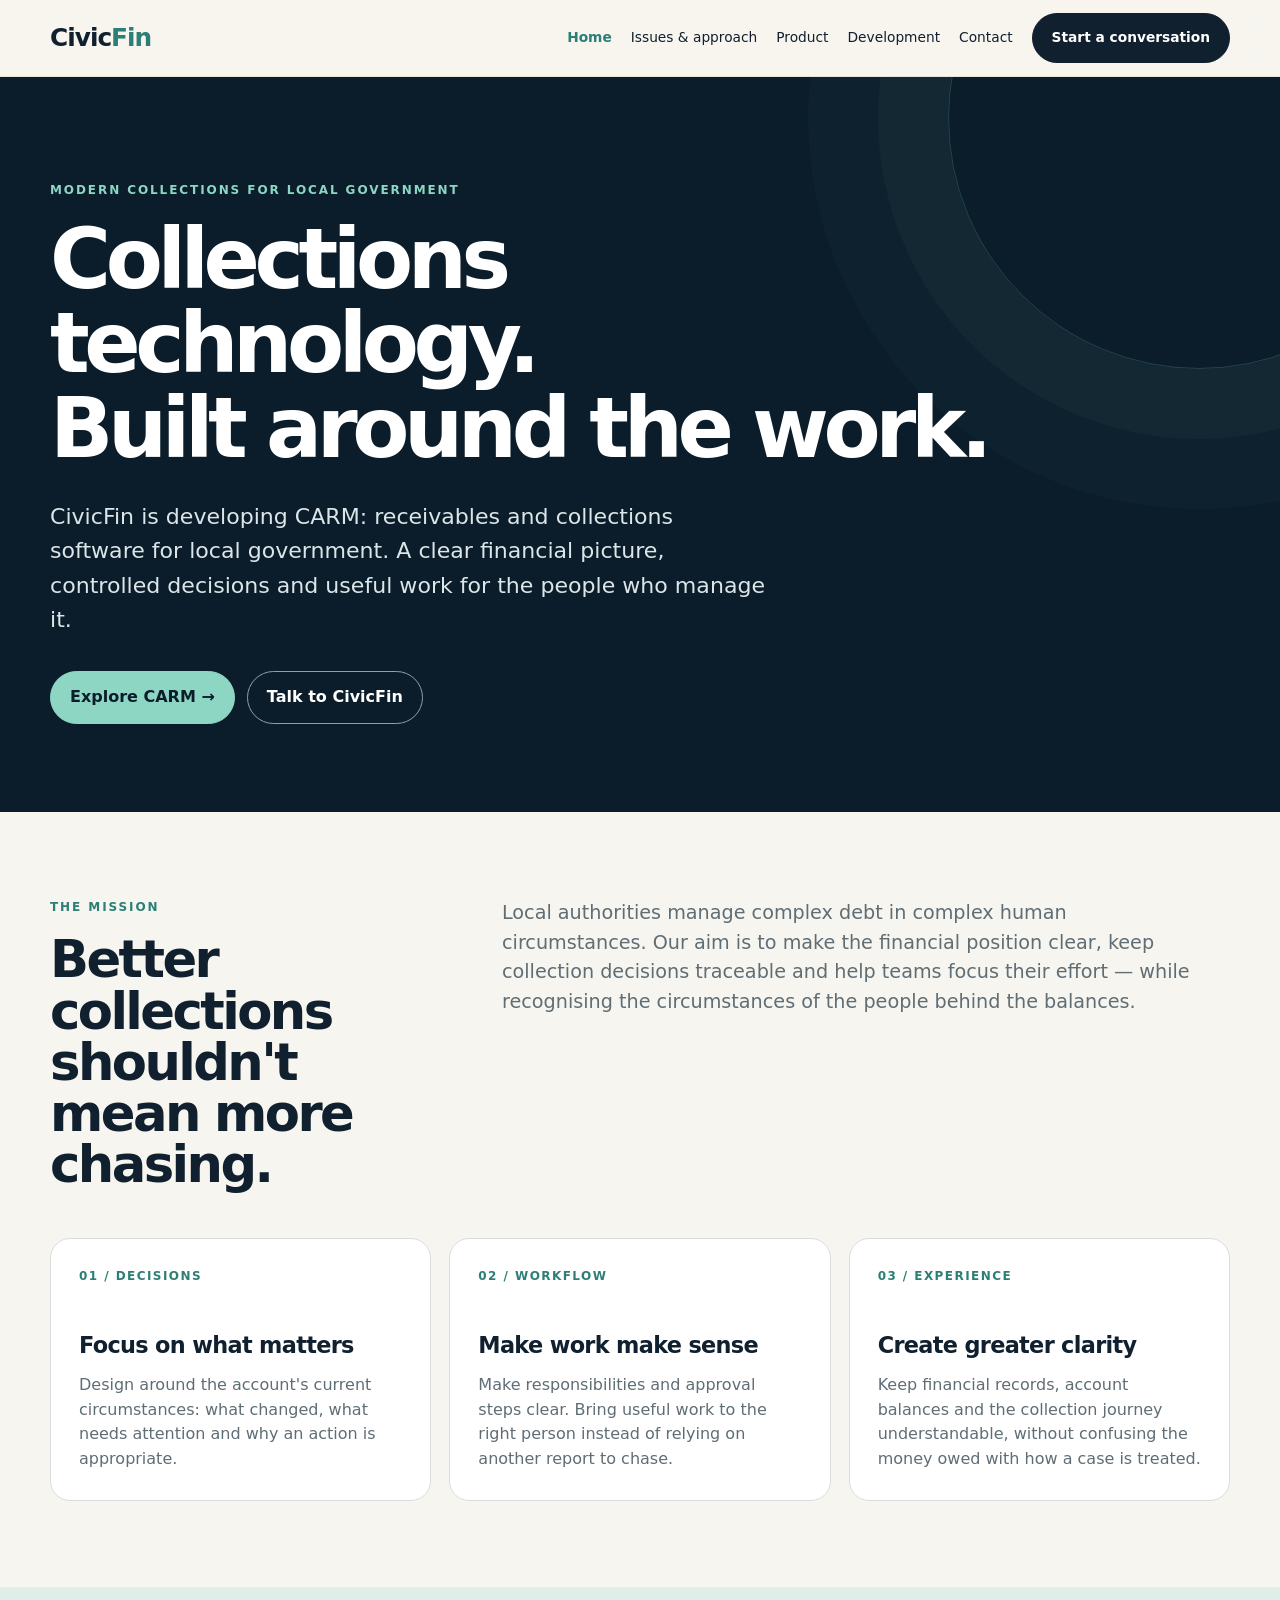
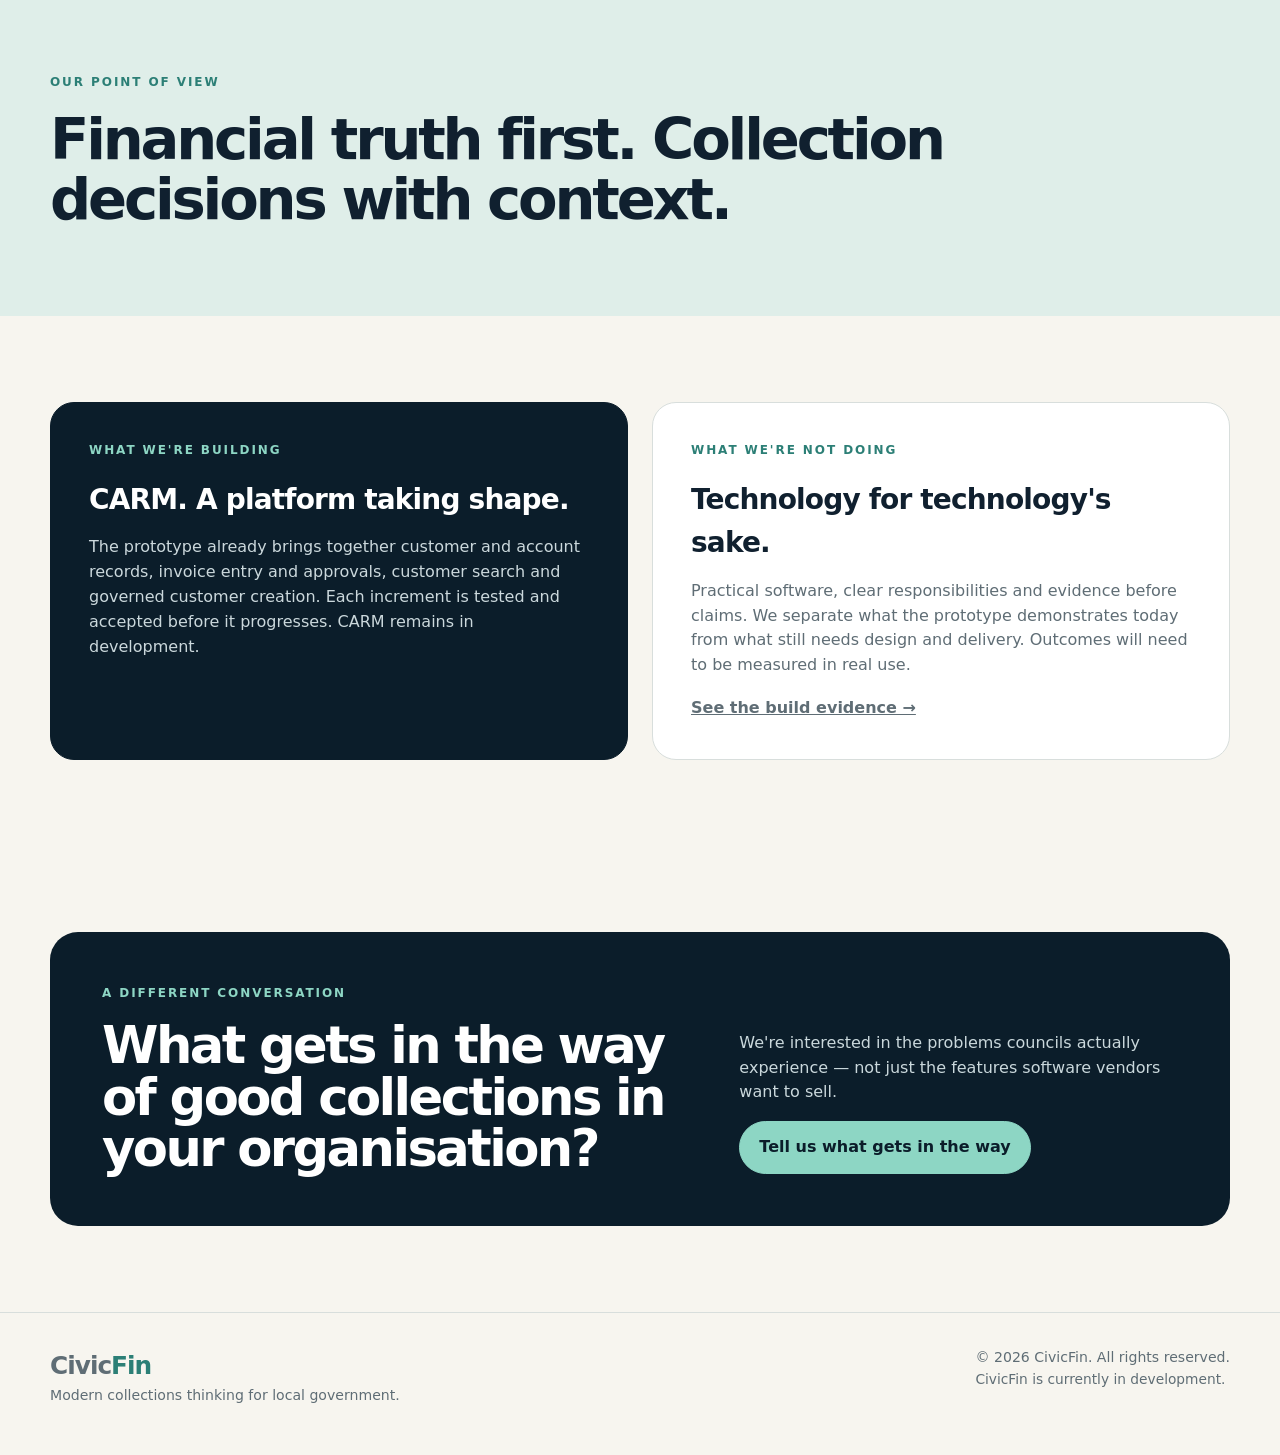
<file: index.html>
<!doctype html><html lang="en"><head><meta charset="utf-8"><meta name="viewport" content="width=device-width,initial-scale=1"><meta name="description" content="CivicFin is building modern collections technology for local government."><title>CivicFin — Collections technology, rethought</title><link rel="stylesheet" href="assets/site.css"><link rel="stylesheet" href="assets/refresh.css"></head><body><header><div class="wrap nav"><a class="brand" href="index.html">Civic<span>Fin</span></a><nav class="links" aria-label="Main navigation" id="site-navigation"><a aria-current="page" href="index.html">Home</a><a href="issues.html">Issues & approach</a><a href="product.html">Product</a><a href="development.html">Development</a><a href="contact.html">Contact</a><a class="button dark" href="contact.html">Start a conversation</a></nav><button class="menu" aria-label="Toggle navigation" aria-controls="site-navigation" aria-expanded="false">☰</button></div></header><main id="main"><section class="hero"><div class="wrap"><div class="eyebrow">Modern collections for local government</div><h1>Collections technology.<br>Built around the work.</h1><p>CivicFin is developing CARM: receivables and collections software for local government. A clear financial picture, controlled decisions and useful work for the people who manage it.</p><div class="hero-actions"><a class="button" style="background:var(--mint);border-color:var(--mint);color:var(--navy)" href="product.html">Explore CARM →</a><a class="button light" href="contact.html">Talk to CivicFin</a></div></div></section><section><div class="wrap"><div class="section-head"><div><div class="eyebrow">The mission</div><h2>Better collections shouldn't mean more chasing.</h2></div><p class="lede">Local authorities manage complex debt in complex human circumstances. Our aim is to make the financial position clear, keep collection decisions traceable and help teams focus their effort — while recognising the circumstances of the people behind the balances.</p></div><div class="grid3"><article class="card"><div class="num">01 / DECISIONS</div><h3>Focus on what matters</h3><p>Design around the account's current circumstances: what changed, what needs attention and why an action is appropriate.</p></article><article class="card"><div class="num">02 / WORKFLOW</div><h3>Make work make sense</h3><p>Make responsibilities and approval steps clear. Bring useful work to the right person instead of relying on another report to chase.</p></article><article class="card"><div class="num">03 / EXPERIENCE</div><h3>Create greater clarity</h3><p>Keep financial records, account balances and the collection journey understandable, without confusing the money owed with how a case is treated.</p></article></div></div></section><section class="statement"><div class="wrap"><div class="eyebrow">Our point of view</div><blockquote>Financial truth first. Collection decisions with context.</blockquote></div></section><section><div class="wrap"><div class="split"><div class="panel dark"><div class="eyebrow" style="color:var(--mint)">What we're building</div><h3>CARM. A platform taking shape.</h3><p>The prototype already brings together customer and account records, invoice entry and approvals, customer search and governed customer creation. Each increment is tested and accepted before it progresses. CARM remains in development.</p></div><div class="panel"><div class="eyebrow">What we're not doing</div><h3>Technology for technology's sake.</h3><p>Practical software, clear responsibilities and evidence before claims. We separate what the prototype demonstrates today from what still needs design and delivery. Outcomes will need to be measured in real use.</p><p style="margin-top:18px"><a href="development.html"><strong>See the build evidence →</strong></a></p></div></div></div></section><section><div class="wrap"><div class="cta"><div><div class="eyebrow" style="color:var(--mint)">A different conversation</div><h2>What gets in the way of good collections in your organisation?</h2></div><div><p>We're interested in the problems councils actually experience — not just the features software vendors want to sell.</p><a class="button" style="background:var(--mint);border-color:var(--mint);color:var(--navy)" href="contact.html">Tell us what gets in the way</a></div></div></div></section></main><footer><div class="wrap footer"><div><a class="brand" href="index.html">Civic<span>Fin</span></a><br>Modern collections thinking for local government.</div><div>© <span data-year></span> CivicFin. All rights reserved.<br><span class="note">CivicFin is currently in development.</span></div></div></footer><script src="assets/site.js"></script><script src="assets/refresh.js"></script></body></html>
</file>
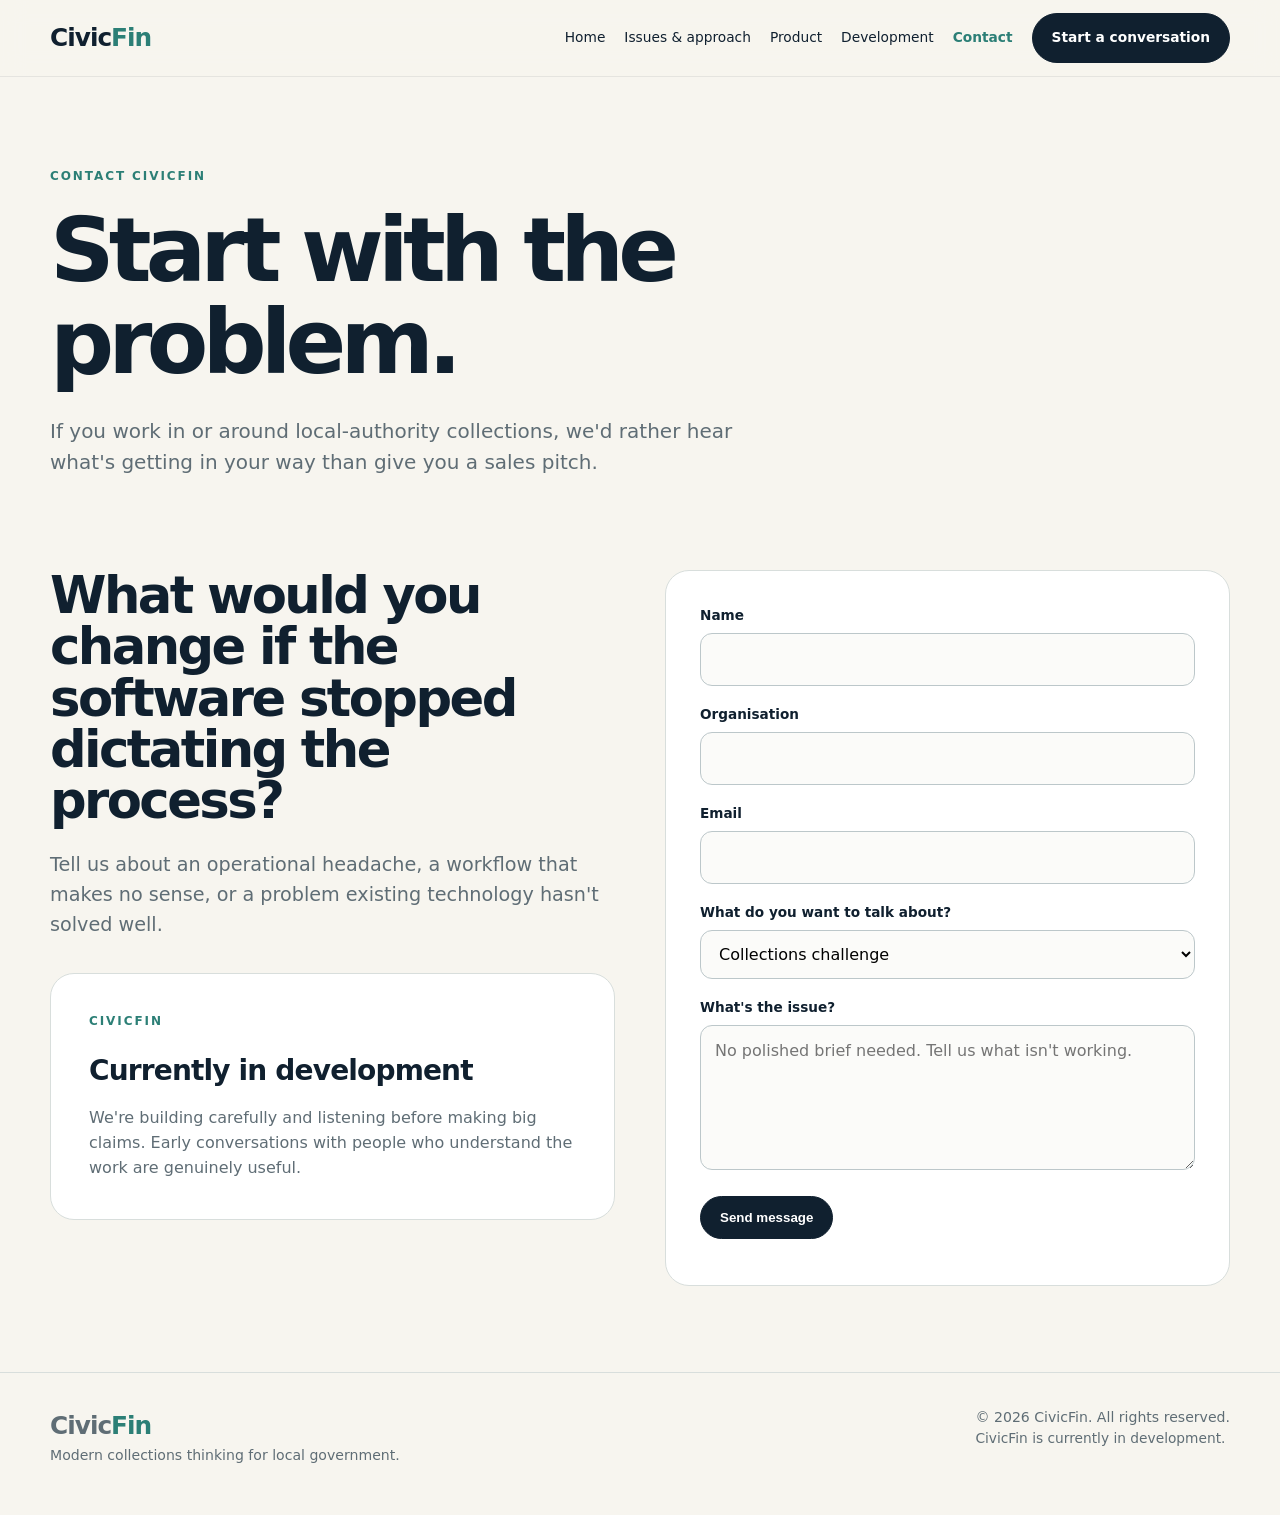
<file: contact.html>
<!doctype html><html lang="en"><head><meta charset="utf-8"><meta name="viewport" content="width=device-width,initial-scale=1"><meta name="description" content="Contact CivicFin."><title>Contact — CivicFin</title><link rel="stylesheet" href="assets/site.css"><link rel="stylesheet" href="assets/refresh.css"></head><body><header><div class="wrap nav"><a class="brand" href="index.html">Civic<span>Fin</span></a><nav class="links" aria-label="Main navigation" id="site-navigation"><a href="index.html">Home</a><a href="issues.html">Issues & approach</a><a href="product.html">Product</a><a href="development.html">Development</a><a aria-current="page" href="contact.html">Contact</a><a class="button dark" href="contact.html">Start a conversation</a></nav><button class="menu" aria-label="Toggle navigation" aria-controls="site-navigation" aria-expanded="false">☰</button></div></header><main id="main"><section class="page-hero"><div class="wrap"><div class="eyebrow">Contact CivicFin</div><h1>Start with the problem.</h1><p>If you work in or around local-authority collections, we'd rather hear what's getting in your way than give you a sales pitch.</p></div></section><section style="padding-top:10px"><div class="wrap contact-grid"><div><h2>What would you change if the software stopped dictating the process?</h2><p class="lede" style="margin-top:24px">Tell us about an operational headache, a workflow that makes no sense, or a problem existing technology hasn't solved well.</p><div class="panel" style="margin-top:34px"><div class="eyebrow">CivicFin</div><h3>Currently in development</h3><p>We're building carefully and listening before making big claims. Early conversations with people who understand the work are genuinely useful.</p></div></div><form class="form" id="contact-form" action="https://formspree.io/f/xbglydjo" method="post"><label for="name">Name</label><input id="name" name="name" required><label for="org">Organisation</label><input id="org" name="organisation"><label for="email">Email</label><input id="email" name="email" type="email" required><label for="topic">What do you want to talk about?</label><select id="topic" name="topic"><option>Collections challenge</option><option>CivicFin product</option><option>Potential collaboration</option><option>Something else</option></select><label for="message">What's the issue?</label><textarea id="message" name="message" required placeholder="No polished brief needed. Tell us what isn't working."></textarea><button class="button dark" type="submit">Send message</button><div class="status" id="form-status" role="status" aria-live="polite"></div></form></div></section></main><footer><div class="wrap footer"><div><a class="brand" href="index.html">Civic<span>Fin</span></a><br>Modern collections thinking for local government.</div><div>© <span data-year></span> CivicFin. All rights reserved.<br><span class="note">CivicFin is currently in development.</span></div></div></footer><script src="assets/site.js"></script><script src="assets/refresh.js"></script></body></html>
</file>
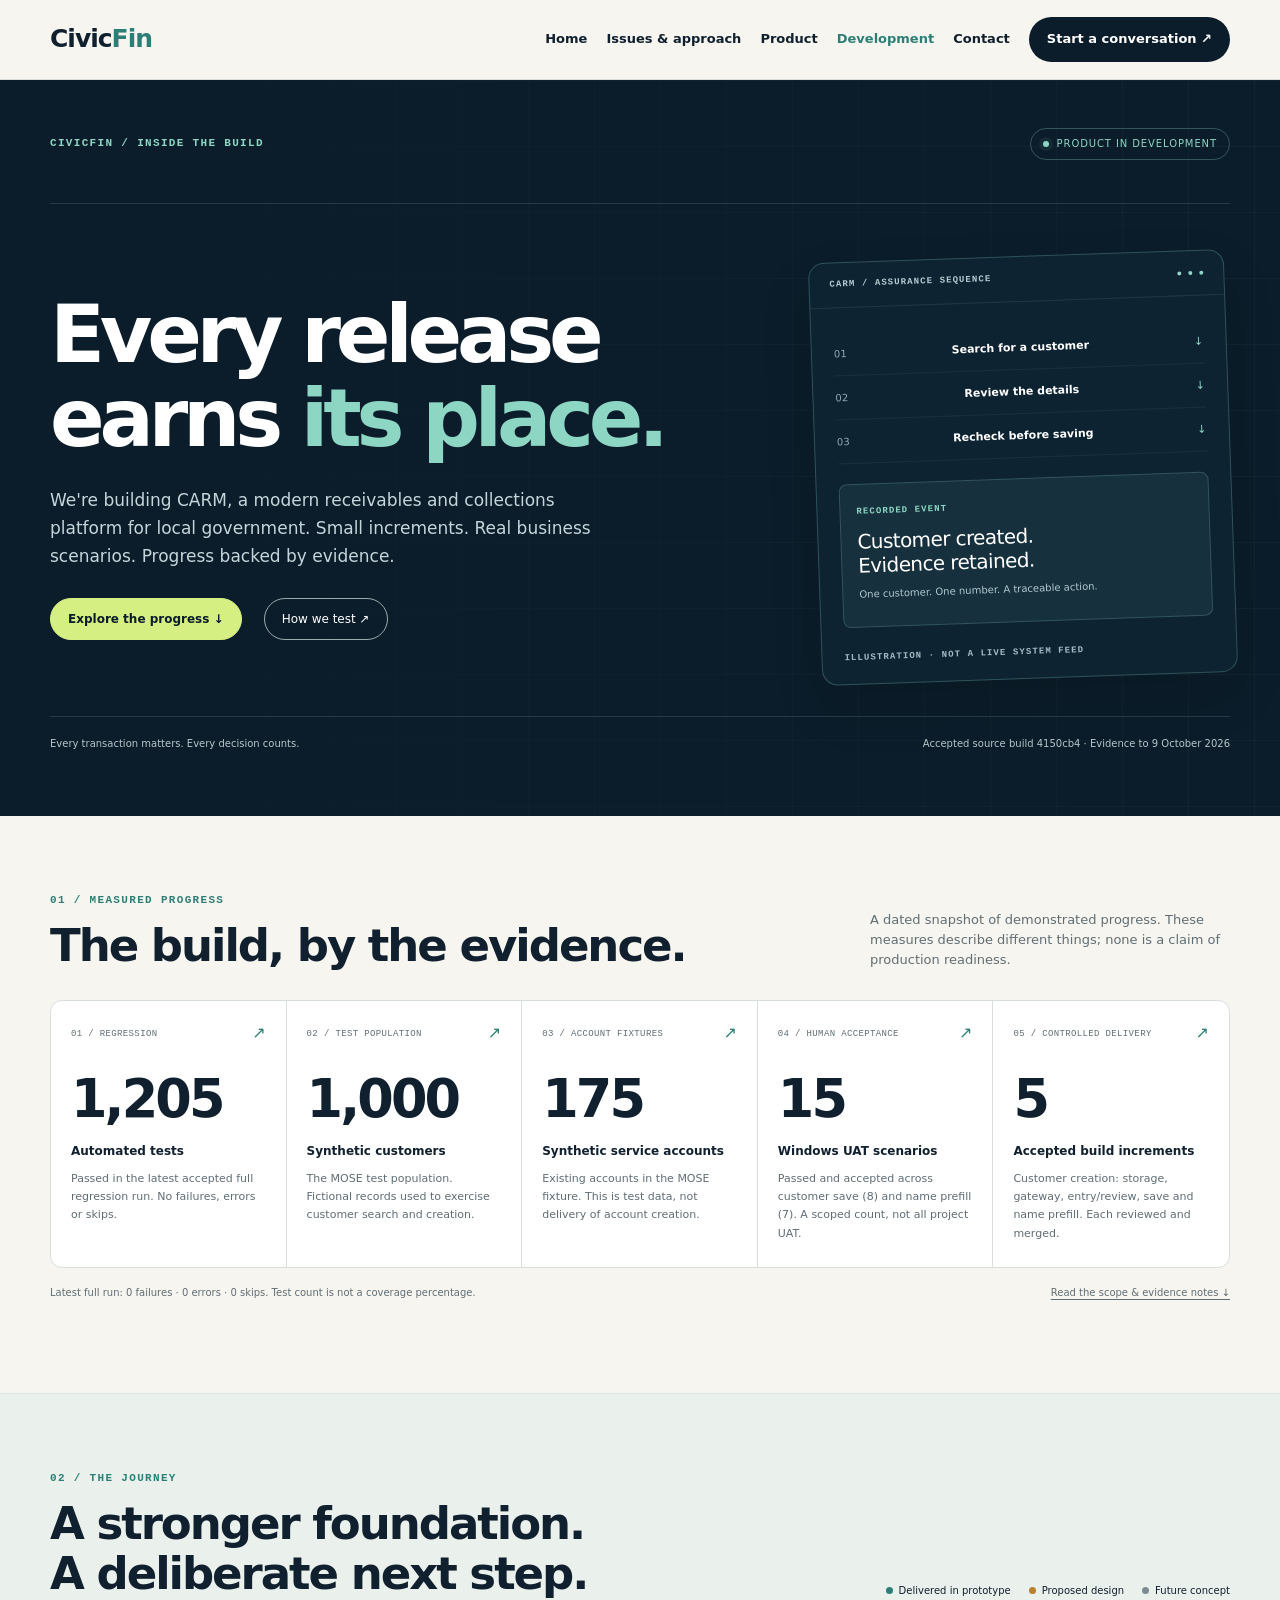
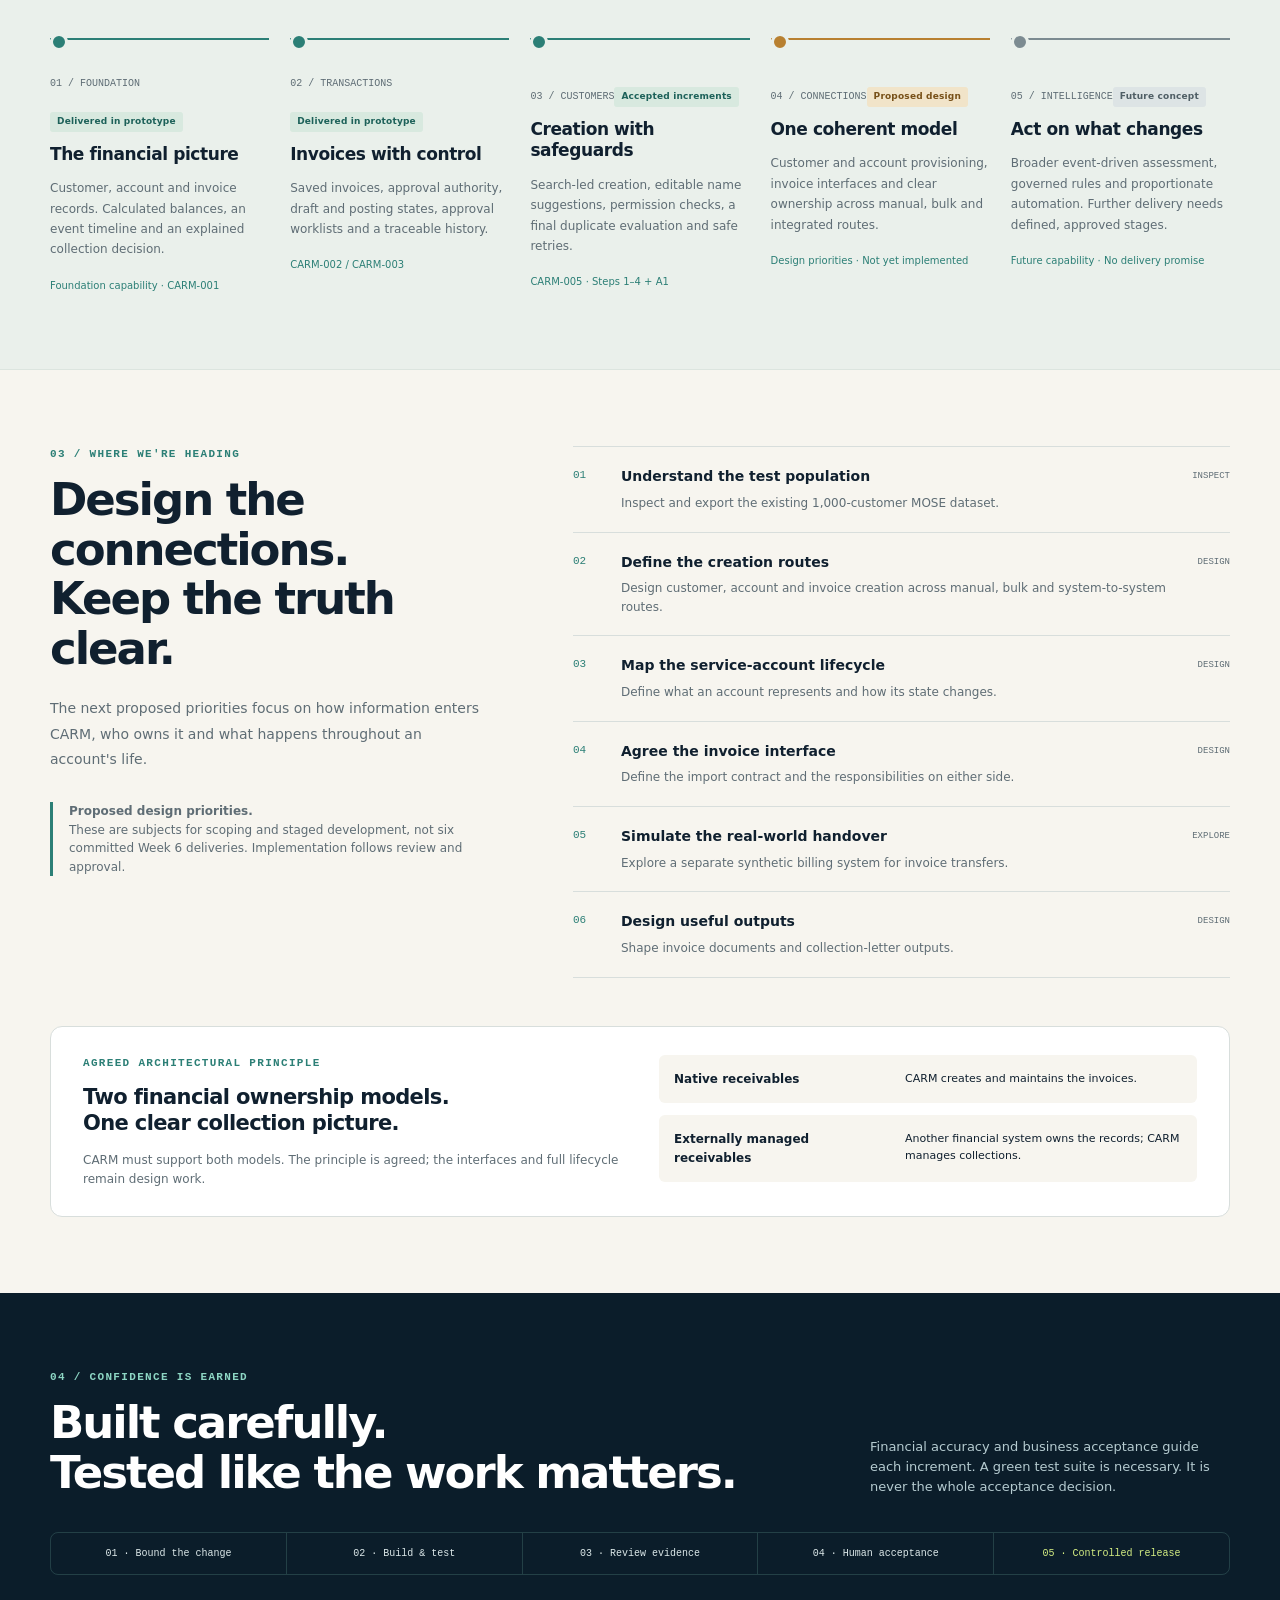
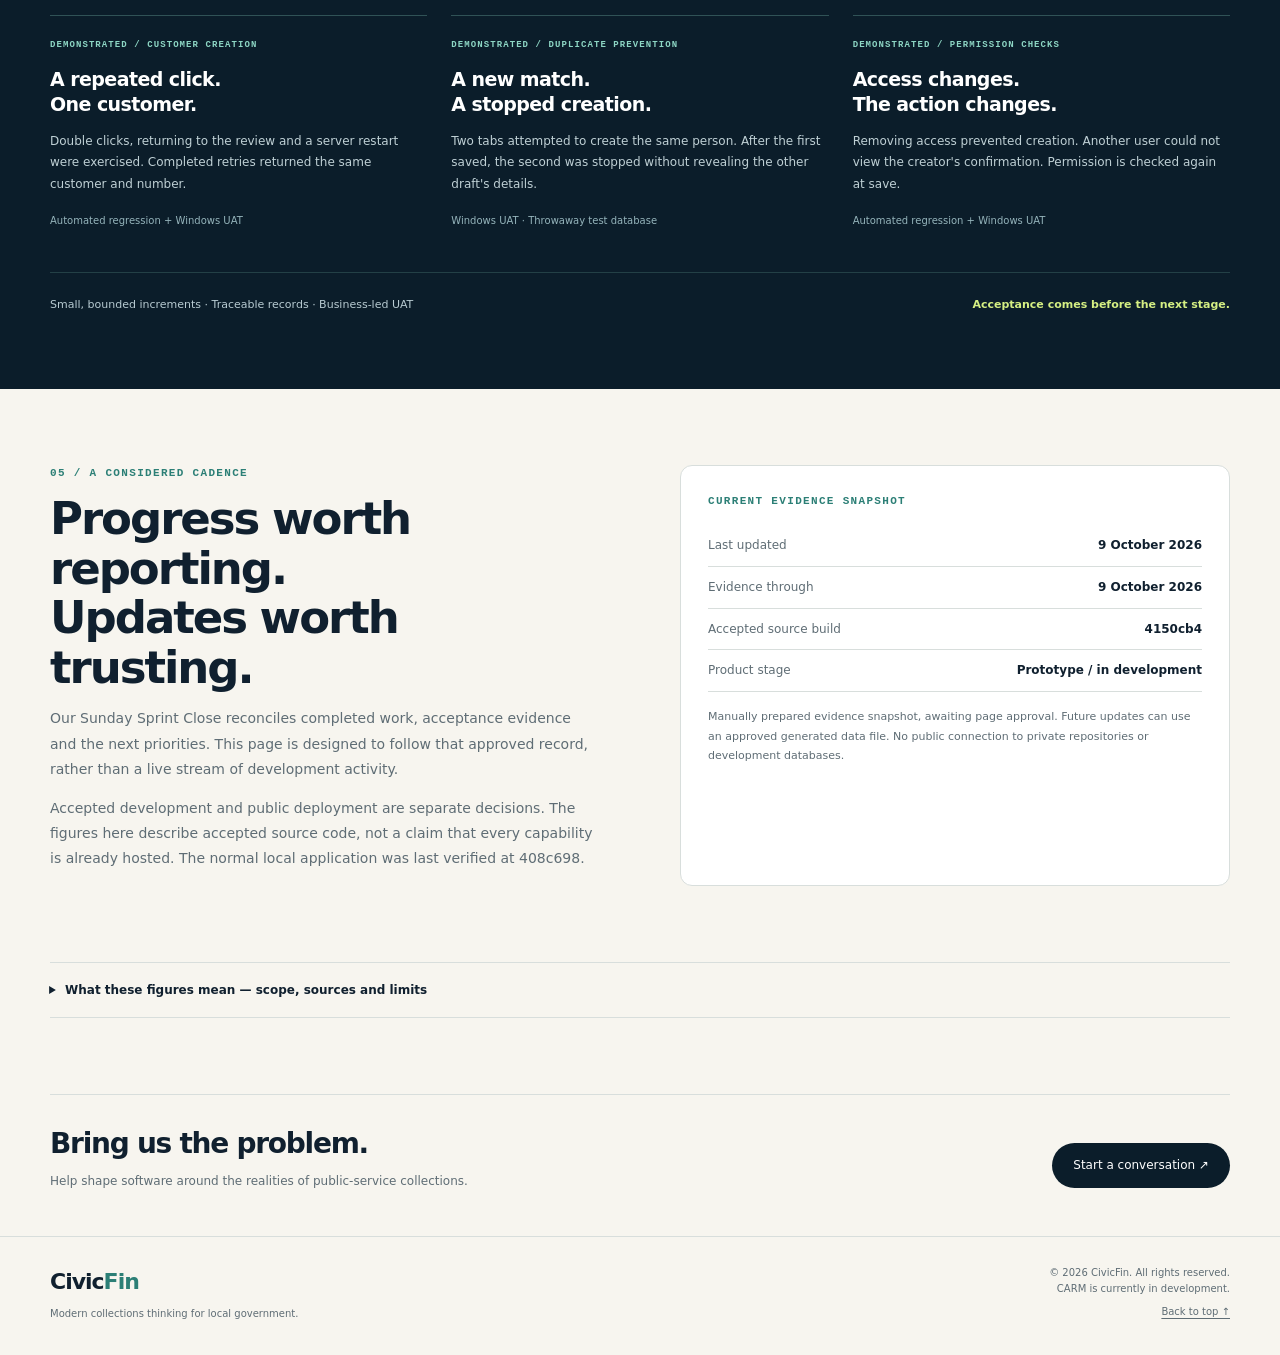
<file: development.html>
<!doctype html>
<html lang="en"><head><meta charset="utf-8"><meta name="viewport" content="width=device-width,initial-scale=1"><meta name="description" content="Inside the CARM build: accepted development increments, synthetic test data and evidence-led assurance at CivicFin."><meta name="theme-color" content="#0b1d2a"><title>Inside the Build — CivicFin</title><style>:root{--ink:#10202f;--navy:#0b1d2a;--paper:#f7f5ef;--mint:#8dd6c4;--teal:#2c7f76;--muted:#5f6d75;--line:#d8dedc;--lime:#d5ef83;--max:1180px}*{box-sizing:border-box}html{scroll-behavior:smooth;scroll-padding-top:100px}body{margin:0;background:var(--paper);color:var(--ink);font-family:Inter,system-ui,-apple-system,"Segoe UI",sans-serif;line-height:1.55}a{color:inherit}button{font:inherit}.wrap{width:min(var(--max),calc(100% - 64px));margin:auto}.skip{position:fixed;top:-100px;left:16px;background:var(--lime);color:var(--navy);padding:12px;z-index:100}.skip:focus{top:12px}:focus-visible{outline:3px solid var(--teal);outline-offset:5px}header{height:80px;position:sticky;top:0;z-index:20;background:rgba(247,245,239,.96);backdrop-filter:blur(14px);border-bottom:1px solid var(--line)}.nav{height:100%;display:flex;align-items:center;justify-content:space-between;gap:24px}.brand{font-size:25px;font-weight:850;letter-spacing:-1px;text-decoration:none}.brand span{color:var(--teal)}.links{display:flex;gap:19px;align-items:center;font-size:13px;font-weight:600}.links a{text-decoration:none}.links a[aria-current]{color:var(--teal)}.nav-cta{background:var(--navy);color:white!important;border-radius:30px;padding:12px 18px}.menu{display:none;border:1px solid var(--line);border-radius:50%;background:transparent;width:42px;height:42px}.eyebrow,.micro{font-family:ui-monospace,SFMono-Regular,Consolas,monospace;text-transform:uppercase;letter-spacing:.12em;font-size:11px;font-weight:600}.hero{background:var(--navy);color:white;position:relative;overflow:hidden;padding:48px 0 64px}.hero:before{content:"";position:absolute;inset:0;background-image:linear-gradient(#8dd6c40b 1px,transparent 1px),linear-gradient(90deg,#8dd6c40b 1px,transparent 1px);background-size:66px 66px;mask-image:linear-gradient(90deg,transparent,#000)}.hero .wrap{position:relative}.hero-top{display:flex;justify-content:space-between;gap:20px;align-items:center;padding-bottom:43px;border-bottom:1px solid #ffffff20}.hero-top .eyebrow{color:var(--mint)}.status-pill{border:1px solid #8dd6c44d;border-radius:30px;padding:7px 12px;font-size:10px;letter-spacing:.09em;display:flex;align-items:center;gap:8px;color:var(--mint)}.dot{width:6px;height:6px;background:var(--mint);border-radius:50%;display:inline-block;box-shadow:0 0 0 4px #8dd6c412}.hero-grid{display:grid;grid-template-columns:1.25fr .75fr;gap:72px;align-items:center;padding:52px 0 38px}h1{font-size:clamp(48px,6.3vw,83px);font-weight:740;letter-spacing:-.065em;line-height:1.03;margin:0 0 26px}h1 em{font-style:normal;color:var(--mint)}.hero-copy>p{font-size:17px;max-width:555px;color:#c5d5da;line-height:1.65;margin:0 0 28px}.hero-links{display:flex;gap:22px;align-items:center;font-size:12px}.hero-links a{padding:11px 17px;border:1px solid #9aabad;border-radius:28px;text-decoration:none}.hero-links a:first-child{background:var(--lime);border-color:var(--lime);color:var(--navy);font-weight:700}.hero-note{font-size:10px;color:#b7c7cc;display:flex;justify-content:space-between;border-top:1px solid #ffffff20;padding-top:19px;gap:20px}.build-map{border:1px solid #8dd6c442;border-radius:16px;background:#102634dd;box-shadow:0 22px 50px #0002;transform:rotate(-2deg)}.map-head{padding:15px 20px;border-bottom:1px solid #ffffff16;display:flex;justify-content:space-between;color:#b5cbd0;font-size:9px}.signal{display:flex;gap:7px;align-items:center}.signal i{width:4px;height:4px;background:var(--mint);border-radius:50%}.map-body{padding:24px 22px}.event-row{display:flex;justify-content:space-between;align-items:center;font-size:11px;padding:13px 0;border-bottom:1px solid #ffffff0d}.event-row span:first-child{color:#91aab3;font-size:10px}.event-row strong{font-weight:600}.event-row b{color:var(--mint);font-weight:500}.map-core{background:#8dd6c413;border:1px solid #8dd6c438;border-radius:8px;padding:21px 16px;margin-top:20px}.map-core .micro{color:var(--mint);font-size:9px}.map-core p{font-size:20px;line-height:1.2;margin:10px 0 3px;letter-spacing:-.03em}.map-core small{font-size:10px;color:#b2c8d0}.map-foot{font-size:9px;color:#a4bbc4;padding:0 22px 18px}.section{padding:76px 0}.section-top{display:flex;justify-content:space-between;align-items:flex-end;gap:40px;margin-bottom:30px}.kicker{color:var(--teal);margin-bottom:12px}h2{font-size:clamp(30px,3.7vw,45px);line-height:1.1;letter-spacing:-.045em;margin:0;font-weight:720}.section-top p{font-size:13px;color:var(--muted);max-width:360px;margin:0}.metrics{display:grid;grid-template-columns:repeat(5,1fr);border:1px solid var(--line);border-radius:12px;overflow:hidden;background:white}.metric{padding:20px 20px 24px;min-width:0;border-right:1px solid var(--line)}.metric:last-child{border:0}.metric-top{display:flex;justify-content:space-between;gap:3px;align-items:center}.metric-id{font:9px ui-monospace,monospace;color:var(--muted);letter-spacing:.04em}.metric-mark{color:var(--teal)}.metric-value{font-size:clamp(38px,4.1vw,57px);letter-spacing:-.055em;line-height:1;display:block;margin:27px 0 16px;font-weight:700;font-variant-numeric:tabular-nums}.metric h3{font-size:12px;margin:0 0 10px;font-weight:700}.metric p{font-size:11px;color:var(--muted);line-height:1.65;margin:0}.evidence-strip{display:flex;justify-content:space-between;gap:20px;padding:17px 0;font-size:10px;color:var(--muted)}.evidence-strip a{text-underline-offset:3px}.journey{background:#eaf0eb;border-top:1px solid #dce5df;border-bottom:1px solid #dce5df}.legend{display:flex;gap:18px;font-size:10px;flex-wrap:wrap}.legend span{display:flex;align-items:center;gap:6px}.legend i{height:7px;width:7px;background:var(--teal);border-radius:50%}.legend .planned i{background:#b88030}.legend .concept i{background:#7c8b91}.timeline{display:grid;grid-template-columns:repeat(5,1fr);gap:21px;margin-top:40px}.stage{position:relative;padding-top:29px;border-top:2px solid var(--teal)}.stage:before{content:"";position:absolute;left:0;top:-7px;width:12px;height:12px;border-radius:50%;background:var(--teal);border:3px solid #eaf0eb}.stage.planned{border-color:#b88030}.stage.planned:before{background:#b88030}.stage.concept{border-color:#7c8b91}.stage.concept:before{background:#7c8b91}.stage .phase{font:10px ui-monospace,monospace;color:var(--muted)}.tag{display:inline-block;padding:3px 7px;border-radius:3px;font-size:9px;font-weight:650;letter-spacing:.02em;color:#1c6159;background:#d8e9df;margin:18px 0 12px}.planned .tag{color:#775018;background:#f1e4c9}.concept .tag{color:#4f5e65;background:#dde4e5}.stage h3{font-size:17px;line-height:1.25;letter-spacing:-.025em;margin:0 0 13px}.stage p{font-size:12px;color:var(--muted);line-height:1.7;margin:0}.stage small{display:block;font-size:10px;margin-top:18px;color:var(--teal)}.focus-grid{display:grid;grid-template-columns:.8fr 1.2fr;gap:85px}.focus-intro p{font-size:14px;color:var(--muted);margin-top:23px;line-height:1.8}.scope-note{border-left:3px solid var(--teal);padding:0 0 0 16px;margin-top:30px;font-size:12px;color:var(--muted)}.focus-list{list-style:none;margin:0;padding:0}.focus-list li{display:grid;grid-template-columns:32px 1fr auto;gap:16px;border-top:1px solid var(--line);padding:19px 0;align-items:start}.focus-list li:last-child{border-bottom:1px solid var(--line)}.focus-list .n{font:11px ui-monospace,monospace;color:var(--teal);padding-top:3px}.focus-list h3{font-size:14px;margin:0 0 6px}.focus-list p{font-size:12px;color:var(--muted);margin:0}.focus-label{font:9px ui-monospace,monospace;color:var(--muted);padding-top:5px}.architecture{margin-top:48px;border:1px solid var(--line);border-radius:12px;padding:28px 32px;background:white;display:grid;grid-template-columns:1fr 1fr;gap:38px}.architecture h3{font-size:21px;letter-spacing:-.03em;line-height:1.25;margin:9px 0 15px}.architecture p{font-size:12px;color:var(--muted);margin:0}.ownership{display:flex;flex-direction:column;gap:12px}.ownership div{display:grid;grid-template-columns:1fr 1.3fr;gap:18px;background:var(--paper);border-radius:6px;padding:15px;font-size:11px}.ownership strong{font-size:12px}.quality{background:var(--navy);color:white}.quality .kicker{color:var(--mint)}.quality .section-top p{color:#b5cbd0}.gate-line{display:flex;gap:0;margin:35px 0 40px;border:1px solid #8dd6c42f;border-radius:8px;overflow:hidden}.gate-line span{flex:1;padding:15px 12px;text-align:center;font:10px ui-monospace,monospace;border-right:1px solid #8dd6c42f;color:#dce8e9}.gate-line span:last-child{border:0;color:var(--lime)}.proof-grid{display:grid;grid-template-columns:repeat(3,1fr);gap:24px}.proof{border-top:1px solid #8dd6c449;padding:23px 0 0}.proof .micro{color:var(--mint);font-size:9px}.proof h3{font-size:19px;line-height:1.3;letter-spacing:-.03em;margin:14px 0}.proof p{font-size:12px;color:#bfd0d5;line-height:1.8}.proof small{font-size:10px;color:#95b4bb}.quality-bottom{border-top:1px solid #8dd6c42f;display:flex;justify-content:space-between;gap:30px;margin-top:40px;padding-top:23px;font-size:11px;color:#b8cbd2}.quality-bottom strong{color:var(--lime);font-weight:600}.updates{display:grid;grid-template-columns:1fr 1fr;gap:80px}.updates p{font-size:14px;color:var(--muted);line-height:1.8}.update-card{border:1px solid var(--line);background:white;border-radius:12px;padding:27px}.update-card dl{margin:15px 0}.update-card dl div{display:flex;justify-content:space-between;gap:18px;padding:11px 0;border-bottom:1px solid var(--line);font-size:12px}.update-card dt{color:var(--muted)}.update-card dd{margin:0;font-weight:600}.update-card p{font-size:11px;margin-bottom:0}.evidence{padding-top:0}details{border-top:1px solid var(--line);border-bottom:1px solid var(--line);padding:18px 0;font-size:12px}summary{font-weight:650;cursor:pointer;list-style-position:outside;margin-left:15px}.evidence-content{padding:18px 0;display:grid;grid-template-columns:1fr 1fr;gap:35px;color:var(--muted);line-height:1.8}.evidence-content h3{font-size:13px;color:var(--ink);margin:0 0 10px}.evidence-content p{margin:0 0 10px}.cta{padding:34px 0;border-top:1px solid var(--line);display:flex;justify-content:space-between;align-items:center;gap:25px}.cta h2{font-size:28px}.cta p{font-size:12px;color:var(--muted)}.cta a{background:var(--navy);color:white;text-decoration:none;padding:13px 21px;border-radius:30px;font-size:12px;white-space:nowrap}footer{border-top:1px solid var(--line);padding:28px 0 34px}.footer{display:flex;justify-content:space-between;gap:20px;font-size:10px;color:var(--muted)}.footer .brand{font-size:22px;color:var(--ink);display:block;margin-bottom:6px}.foot-note{text-align:right}.draft-banner{background:var(--lime);color:var(--navy);font-size:10px;text-align:center;padding:6px 18px;letter-spacing:.02em}.back-top{display:inline-block;margin-top:8px;text-underline-offset:3px}@media(max-width:1050px){.hero-grid{gap:30px}.links{gap:16px}.metrics{grid-template-columns:repeat(3,1fr)}.metric{border-bottom:1px solid var(--line)}.metric:nth-child(3){border-right:0}.metric:last-child{border-right:1px solid var(--line)}.timeline{gap:14px}.focus-grid{gap:40px}}@media(max-width:760px){.wrap{width:calc(100% - 36px)}header{height:68px}.menu{display:block}.links{display:none}.links.open{display:flex;position:absolute;top:68px;left:0;right:0;padding:22px;background:var(--paper);border-bottom:1px solid var(--line);flex-direction:column;align-items:flex-start;gap:20px}.hero{padding:30px 0}.hero-top{padding-bottom:25px;align-items:flex-start}.hero-top .eyebrow{font-size:9px;max-width:150px}.status-pill{font-size:8px;padding:7px 9px}.hero-grid{grid-template-columns:1fr;padding:34px 0;gap:34px}h1{font-size:51px}.hero-copy>p{font-size:15px}.hero-links{font-size:11px;gap:12px}.build-map{transform:none}.hero-note{font-size:9px;flex-direction:column;gap:5px}.section{padding:48px 0}.section-top{display:block;margin-bottom:25px}.section-top p{margin-top:16px}.metrics{grid-template-columns:1fr 1fr}.metric{padding:18px 16px}.metric:nth-child(3){border-right:1px solid var(--line)}.metric:nth-child(2n){border-right:0}.metric:last-child{grid-column:1/-1;border:0}.metric-value{font-size:45px;margin:23px 0 15px}.metric-id{font-size:8px}.evidence-strip{flex-direction:column;gap:8px}.timeline{grid-template-columns:1fr;gap:0;margin-top:28px}.stage{border-top:0;border-left:2px solid var(--teal);padding:0 0 30px 25px;margin-left:6px}.stage:before{top:2px;left:-7px}.stage .tag{margin:8px 0 9px}.stage .phase{display:block}.stage h3{font-size:20px}.stage small{margin-top:9px}.legend{margin-top:20px}.focus-grid,.architecture,.updates,.evidence-content{grid-template-columns:1fr;gap:30px}.focus-list li{grid-template-columns:26px 1fr}.focus-label{grid-column:2;padding:0}.architecture{padding:23px;margin-top:30px}.ownership div{grid-template-columns:1fr;gap:6px}.gate-line{flex-wrap:wrap}.gate-line span{flex:1 0 33%;border-bottom:1px solid #8dd6c42f;padding:13px 6px}.proof-grid{grid-template-columns:1fr;gap:25px}.proof{padding-top:19px}.quality-bottom{flex-direction:column;gap:12px}.updates{gap:25px}.evidence{padding-top:0}.cta{align-items:flex-start;flex-direction:column}.footer{flex-direction:column}.foot-note{text-align:left}}@media(prefers-reduced-motion:reduce){html{scroll-behavior:auto}*{animation:none!important;transition:none!important}}@media print{header,.draft-banner,.hero-links,.menu{display:none}.hero,.quality{background:white;color:var(--ink)}.hero p,.proof p,.quality-bottom{color:var(--muted)}.section{break-inside:avoid;padding:30px 0}.wrap{width:100%}.hero-grid{gap:25px}.build-map{transform:none;color:var(--ink);background:#eaf0eb}details .evidence-content{display:block}}
</style></head>
<body id="top"><a class="skip" href="#main">Skip to content</a><header><div class="wrap nav"><a class="brand" href="index.html">Civic<span>Fin</span></a><nav class="links" id="site-navigation" aria-label="Main navigation"><a href="index.html">Home</a><a href="issues.html">Issues &amp; approach</a><a href="product.html">Product</a><a href="development.html" aria-current="page">Development</a><a href="contact.html">Contact</a><a class="nav-cta" href="contact.html">Start a conversation ↗</a></nav><button class="menu" aria-label="Toggle navigation" aria-controls="site-navigation" aria-expanded="false">☰</button></div></header>
<main id="main"><section class="hero" aria-labelledby="hero-title"><div class="wrap"><div class="hero-top"><div class="eyebrow">CivicFin / Inside the build</div><div class="status-pill"><span class="dot" aria-hidden="true"></span> PRODUCT IN DEVELOPMENT</div></div><div class="hero-grid"><div class="hero-copy"><h1 id="hero-title">Every release<br>earns <em>its place.</em></h1><p>We're building CARM, a modern receivables and collections platform for local government. Small increments. Real business scenarios. Progress backed by evidence.</p><div class="hero-links"><a href="#progress">Explore the progress ↓</a><a href="#assurance">How we test ↗</a></div></div><div class="build-map" role="img" aria-label="Illustration of the customer creation assurance sequence: search, review, duplicate check, then a recorded creation event. This is an explanatory diagram, not a live application screen."><div class="map-head micro"><span>CARM / Assurance sequence</span><span class="signal" aria-hidden="true"><i></i><i></i><i></i></span></div><div class="map-body"><div class="event-row"><span>01</span><strong>Search for a customer</strong><b>↓</b></div><div class="event-row"><span>02</span><strong>Review the details</strong><b>↓</b></div><div class="event-row"><span>03</span><strong>Recheck before saving</strong><b>↓</b></div><div class="map-core"><div class="micro">Recorded event</div><p>Customer created.<br>Evidence retained.</p><small>One customer. One number. A traceable action.</small></div></div><div class="map-foot micro">ILLUSTRATION · NOT A LIVE SYSTEM FEED</div></div></div><div class="hero-note"><span>Every transaction matters. Every decision counts.</span><span>Accepted source build 4150cb4 · Evidence to 9 October 2026</span></div></div></section>
<section class="section" id="progress" aria-labelledby="progress-title"><div class="wrap"><div class="section-top"><div><div class="eyebrow kicker">01 / Measured progress</div><h2 id="progress-title">The build, by the evidence.</h2></div><p>A dated snapshot of demonstrated progress. These measures describe different things; none is a claim of production readiness.</p></div><div class="metrics"><article class="metric"><div class="metric-top"><span class="metric-id">01 / REGRESSION</span><span class="metric-mark" aria-hidden="true">↗</span></div><strong class="metric-value">1,205</strong><h3>Automated tests</h3><p>Passed in the latest accepted full regression run. No failures, errors or skips.</p></article>
<article class="metric"><div class="metric-top"><span class="metric-id">02 / TEST POPULATION</span><span class="metric-mark" aria-hidden="true">↗</span></div><strong class="metric-value">1,000</strong><h3>Synthetic customers</h3><p>The MOSE test population. Fictional records used to exercise customer search and creation.</p></article>
<article class="metric"><div class="metric-top"><span class="metric-id">03 / ACCOUNT FIXTURES</span><span class="metric-mark" aria-hidden="true">↗</span></div><strong class="metric-value">175</strong><h3>Synthetic service accounts</h3><p>Existing accounts in the MOSE fixture. This is test data, not delivery of account creation.</p></article>
<article class="metric"><div class="metric-top"><span class="metric-id">04 / HUMAN ACCEPTANCE</span><span class="metric-mark" aria-hidden="true">↗</span></div><strong class="metric-value">15</strong><h3>Windows UAT scenarios</h3><p>Passed and accepted across customer save (8) and name prefill (7). A scoped count, not all project UAT.</p></article>
<article class="metric"><div class="metric-top"><span class="metric-id">05 / CONTROLLED DELIVERY</span><span class="metric-mark" aria-hidden="true">↗</span></div><strong class="metric-value">5</strong><h3>Accepted build increments</h3><p>Customer creation: storage, gateway, entry/review, save and name prefill. Each reviewed and merged.</p></article></div><div class="evidence-strip"><span>Latest full run: 0 failures · 0 errors · 0 skips. Test count is not a coverage percentage.</span><a href="#evidence-notes">Read the scope &amp; evidence notes ↓</a></div></div></section>
<section class="section journey" aria-labelledby="journey-title"><div class="wrap"><div class="section-top"><div><div class="eyebrow kicker">02 / The journey</div><h2 id="journey-title">A stronger foundation.<br>A deliberate next step.</h2></div><div class="legend" aria-label="Milestone status legend"><span><i aria-hidden="true"></i>Delivered in prototype</span><span class="planned"><i aria-hidden="true"></i>Proposed design</span><span class="concept"><i aria-hidden="true"></i>Future concept</span></div></div><div class="timeline"><article class="stage"><span class="phase">01 / FOUNDATION</span><span class="tag">Delivered in prototype</span><h3>The financial picture</h3><p>Customer, account and invoice records. Calculated balances, an event timeline and an explained collection decision.</p><small>Foundation capability · CARM-001</small></article><article class="stage"><span class="phase">02 / TRANSACTIONS</span><span class="tag">Delivered in prototype</span><h3>Invoices with control</h3><p>Saved invoices, approval authority, draft and posting states, approval worklists and a traceable history.</p><small>CARM-002 / CARM-003</small></article><article class="stage"><span class="phase">03 / CUSTOMERS</span><span class="tag">Accepted increments</span><h3>Creation with safeguards</h3><p>Search-led creation, editable name suggestions, permission checks, a final duplicate evaluation and safe retries.</p><small>CARM-005 · Steps 1–4 + A1</small></article><article class="stage planned"><span class="phase">04 / CONNECTIONS</span><span class="tag">Proposed design</span><h3>One coherent model</h3><p>Customer and account provisioning, invoice interfaces and clear ownership across manual, bulk and integrated routes.</p><small>Design priorities · Not yet implemented</small></article><article class="stage concept"><span class="phase">05 / INTELLIGENCE</span><span class="tag">Future concept</span><h3>Act on what changes</h3><p>Broader event-driven assessment, governed rules and proportionate automation. Further delivery needs defined, approved stages.</p><small>Future capability · No delivery promise</small></article></div></div></section>
<section class="section" id="focus" aria-labelledby="focus-title"><div class="wrap"><div class="focus-grid"><div class="focus-intro"><div class="eyebrow kicker">03 / Where we're heading</div><h2 id="focus-title">Design the connections.<br>Keep the truth clear.</h2><p>The next proposed priorities focus on how information enters CARM, who owns it and what happens throughout an account's life.</p><div class="scope-note"><strong>Proposed design priorities.</strong><br>These are subjects for scoping and staged development, not six committed Week 6 deliveries. Implementation follows review and approval.</div></div><ol class="focus-list"><li><span class="n">01</span><div><h3>Understand the test population</h3><p>Inspect and export the existing 1,000-customer MOSE dataset.</p></div><span class="focus-label">INSPECT</span></li><li><span class="n">02</span><div><h3>Define the creation routes</h3><p>Design customer, account and invoice creation across manual, bulk and system-to-system routes.</p></div><span class="focus-label">DESIGN</span></li><li><span class="n">03</span><div><h3>Map the service-account lifecycle</h3><p>Define what an account represents and how its state changes.</p></div><span class="focus-label">DESIGN</span></li><li><span class="n">04</span><div><h3>Agree the invoice interface</h3><p>Define the import contract and the responsibilities on either side.</p></div><span class="focus-label">DESIGN</span></li><li><span class="n">05</span><div><h3>Simulate the real-world handover</h3><p>Explore a separate synthetic billing system for invoice transfers.</p></div><span class="focus-label">EXPLORE</span></li><li><span class="n">06</span><div><h3>Design useful outputs</h3><p>Shape invoice documents and collection-letter outputs.</p></div><span class="focus-label">DESIGN</span></li></ol></div><div class="architecture"><div><div class="micro kicker">Agreed architectural principle</div><h3>Two financial ownership models.<br>One clear collection picture.</h3><p>CARM must support both models. The principle is agreed; the interfaces and full lifecycle remain design work.</p></div><div class="ownership"><div><strong>Native receivables</strong><span>CARM creates and maintains the invoices.</span></div><div><strong>Externally managed receivables</strong><span>Another financial system owns the records; CARM manages collections.</span></div></div></div></div></section>
<section class="section quality" id="assurance" aria-labelledby="assurance-title"><div class="wrap"><div class="section-top"><div><div class="eyebrow kicker">04 / Confidence is earned</div><h2 id="assurance-title">Built carefully.<br>Tested like the work matters.</h2></div><p>Financial accuracy and business acceptance guide each increment. A green test suite is necessary. It is never the whole acceptance decision.</p></div><div class="gate-line" aria-label="Delivery sequence"><span>01 · Bound the change</span><span>02 · Build &amp; test</span><span>03 · Review evidence</span><span>04 · Human acceptance</span><span>05 · Controlled release</span></div><div class="proof-grid"><article class="proof"><div class="micro">Demonstrated / Customer creation</div><h3>A repeated click.<br>One customer.</h3><p>Double clicks, returning to the review and a server restart were exercised. Completed retries returned the same customer and number.</p><small>Automated regression + Windows UAT</small></article><article class="proof"><div class="micro">Demonstrated / Duplicate prevention</div><h3>A new match.<br>A stopped creation.</h3><p>Two tabs attempted to create the same person. After the first saved, the second was stopped without revealing the other draft's details.</p><small>Windows UAT · Throwaway test database</small></article><article class="proof"><div class="micro">Demonstrated / Permission checks</div><h3>Access changes.<br>The action changes.</h3><p>Removing access prevented creation. Another user could not view the creator's confirmation. Permission is checked again at save.</p><small>Automated regression + Windows UAT</small></article></div><div class="quality-bottom"><span>Small, bounded increments · Traceable records · Business-led UAT</span><strong>Acceptance comes before the next stage.</strong></div></div></section>
<section class="section" aria-labelledby="updates-title"><div class="wrap updates"><div><div class="eyebrow kicker">05 / A considered cadence</div><h2 id="updates-title">Progress worth reporting.<br>Updates worth trusting.</h2><p>Our Sunday Sprint Close reconciles completed work, acceptance evidence and the next priorities. This page is designed to follow that approved record, rather than a live stream of development activity.</p><p>Accepted development and public deployment are separate decisions. The figures here describe accepted source code, not a claim that every capability is already hosted. The normal local application was last verified at 408c698.</p></div><div class="update-card"><div class="micro kicker">Current evidence snapshot</div><dl><div><dt>Last updated</dt><dd><time datetime="2026-10-09">9 October 2026</time></dd></div><div><dt>Evidence through</dt><dd>9 October 2026</dd></div><div><dt>Accepted source build</dt><dd>4150cb4</dd></div><div><dt>Product stage</dt><dd>Prototype / in development</dd></div></dl><p>Manually prepared evidence snapshot, awaiting page approval. Future updates can use an approved generated data file. No public connection to private repositories or development databases.</p></div></div></section>
<section class="section evidence" id="evidence-notes"><div class="wrap"><details><summary>What these figures mean — scope, sources and limits</summary><div class="evidence-content"><div><h3>Counted, with boundaries</h3><p><strong>1,205 tests:</strong> the reported, accepted full regression run on the fixture-policy build, subsequently merged with identical content. The four-test increase comes from test-helper shutdown checks. This page did not rerun the CARM suite.</p><p><strong>15 human scenarios:</strong> eight Step 4 scenarios and seven A1 scenarios passed by Mark on Windows. Setup, shutdown, repeats and developer browser checks are excluded.</p><p><strong>Five increments:</strong> the reviewed customer-creation storage, gateway, entry/review, save and name-prefill changes. This is not a count of all completed product features.</p></div><div><h3>Test data, not customer claims</h3><p>The 1,000 customers and 175 service accounts are synthetic fixture records, not real users, production volumes or proof of scale.</p><p>Evidence comes from accepted review records, Windows UAT results and the repository's documented test dataset. Private source records remain private.</p><p>No cumulative execution total, coverage percentage, resolved-defect total or transaction-throughput claim is published. None has a reliable reconciled measure for this snapshot.</p></div></div></details></div></section>
<div class="wrap cta"><div><h2>Bring us the problem.</h2><p>Help shape software around the realities of public-service collections.</p></div><a href="contact.html">Start a conversation ↗</a></div></main><footer><div class="wrap footer"><div><a class="brand" href="index.html">Civic<span>Fin</span></a>Modern collections thinking for local government.</div><div class="foot-note">© 2026 CivicFin. All rights reserved.<br>CARM is currently in development.<br><a class="back-top" href="#top">Back to top ↑</a></div></div></footer><script>(() => {
  'use strict';
  const button = document.querySelector('.menu');
  const links = document.querySelector('.links');
  if (button && links) {
    function closeMenu() { links.classList.remove('open'); button.setAttribute('aria-expanded', 'false'); }
    button.addEventListener('click', () => {
      const open = links.classList.toggle('open');
      button.setAttribute('aria-expanded', String(open));
    });
    links.addEventListener('click', e => { if (e.target.closest('a')) closeMenu(); });
    document.addEventListener('keydown', e => { if (e.key === 'Escape' && links.classList.contains('open')) { closeMenu(); button.focus(); } });
    window.matchMedia('(min-width: 761px)').addEventListener('change', closeMenu);
  }
})();
</script></body></html>
</file>
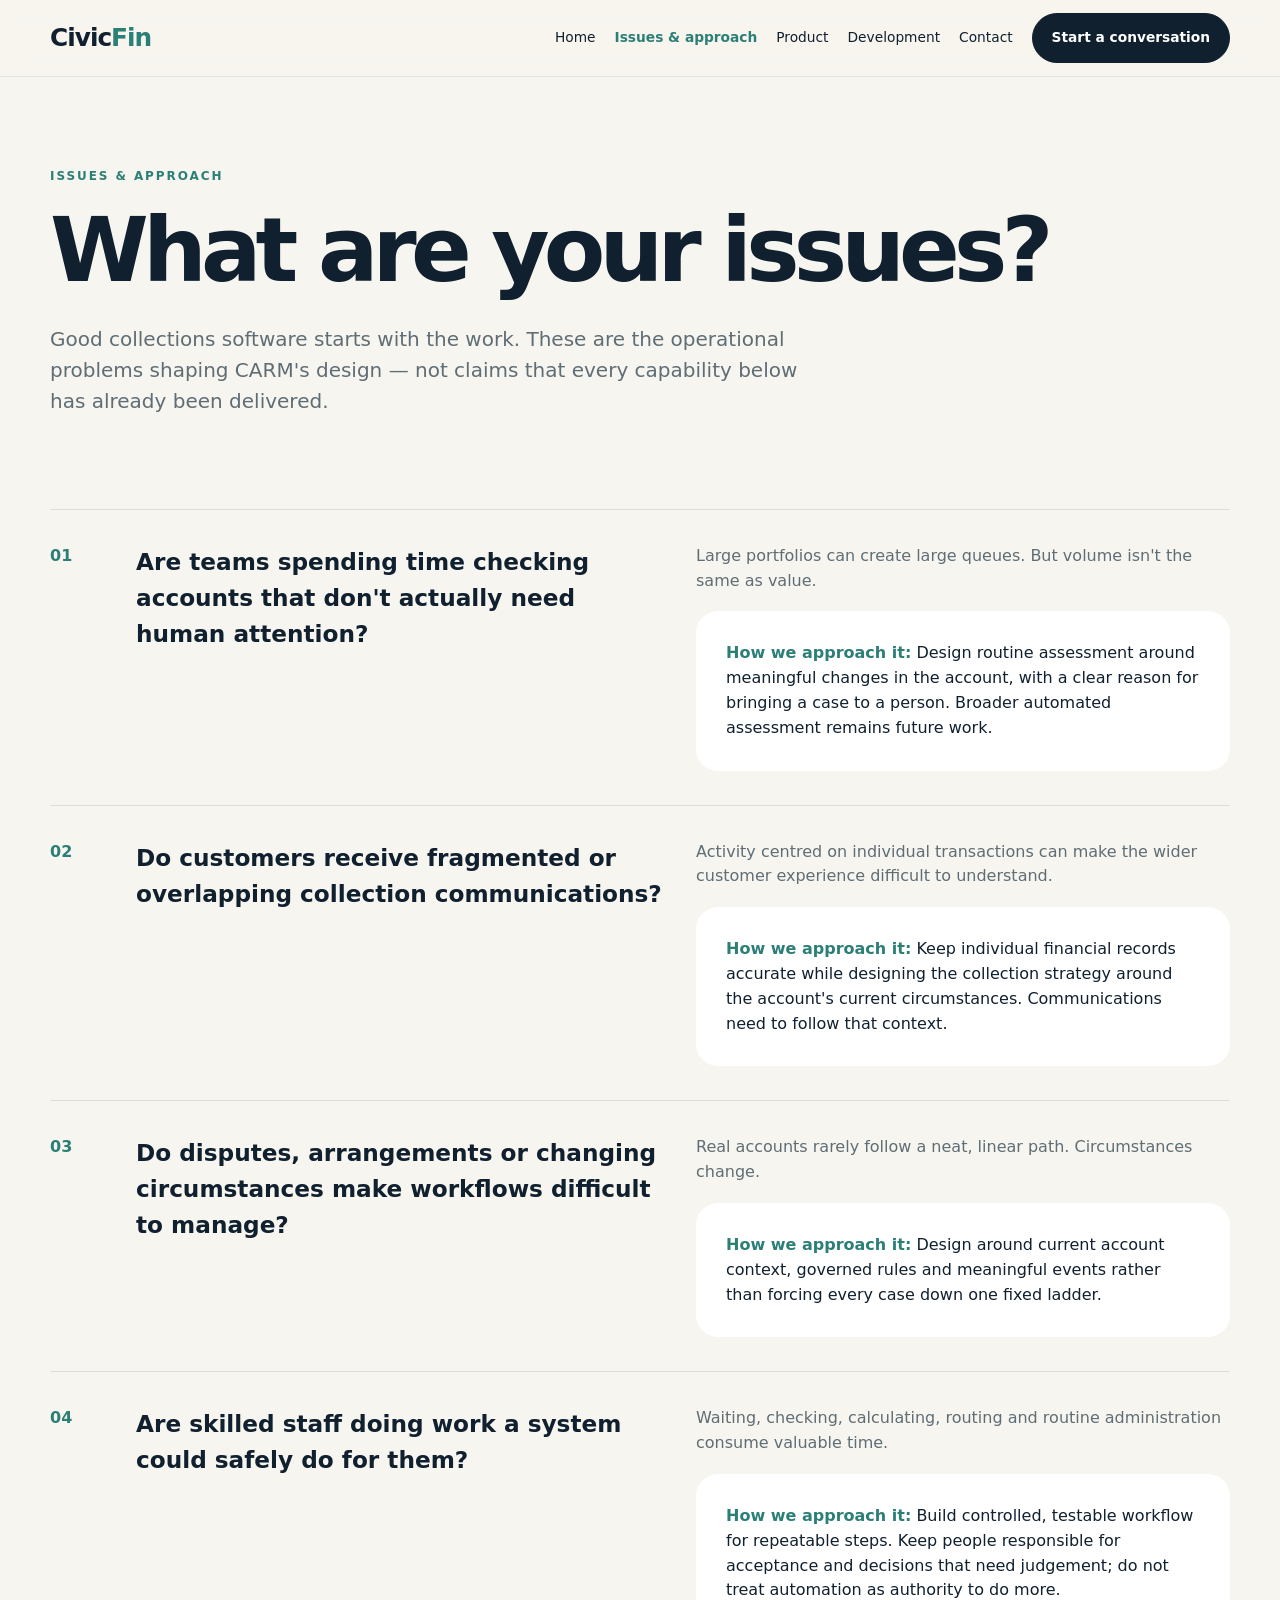
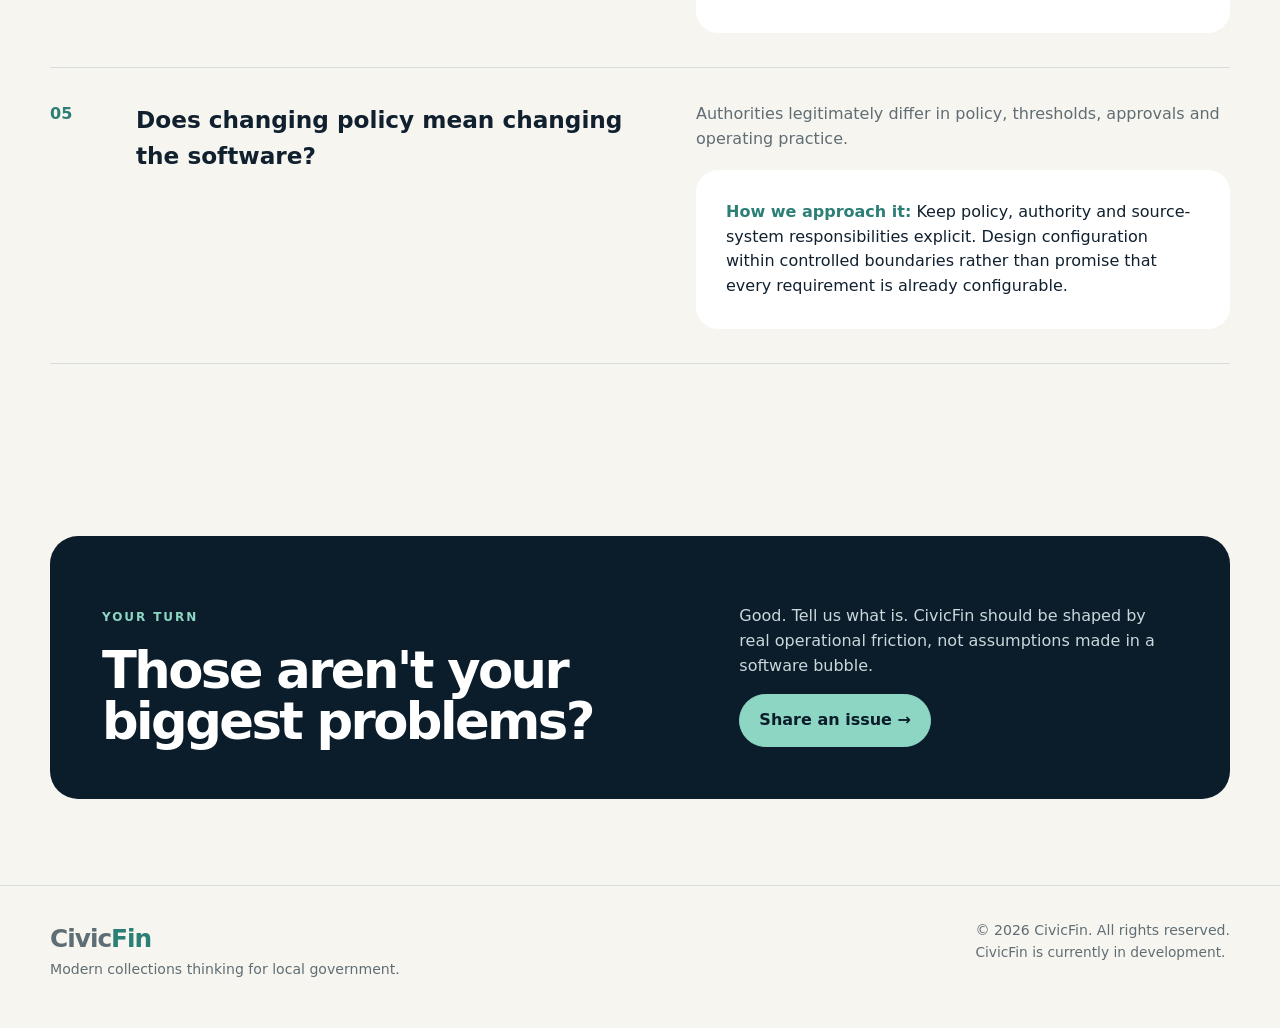
<file: issues.html>
<!doctype html><html lang="en"><head><meta charset="utf-8"><meta name="viewport" content="width=device-width,initial-scale=1"><meta name="description" content="The collections problems CivicFin is being designed to address."><title>Issues & approach — CivicFin</title><link rel="stylesheet" href="assets/site.css"><link rel="stylesheet" href="assets/refresh.css"></head><body><header><div class="wrap nav"><a class="brand" href="index.html">Civic<span>Fin</span></a><nav class="links" aria-label="Main navigation" id="site-navigation"><a href="index.html">Home</a><a aria-current="page" href="issues.html">Issues & approach</a><a href="product.html">Product</a><a href="development.html">Development</a><a href="contact.html">Contact</a><a class="button dark" href="contact.html">Start a conversation</a></nav><button class="menu" aria-label="Toggle navigation" aria-controls="site-navigation" aria-expanded="false">☰</button></div></header><main id="main"><section class="page-hero"><div class="wrap"><div class="eyebrow">Issues & approach</div><h1>What are your issues?</h1><p>Good collections software starts with the work. These are the operational problems shaping CARM's design — not claims that every capability below has already been delivered.</p></div></section><section style="padding-top:10px"><div class="wrap"><div class="problem"><div class="idx">01</div><h3>Are teams spending time checking accounts that don't actually need human attention?</h3><div><p>Large portfolios can create large queues. But volume isn't the same as value.</p><div class="answer"><strong>How we approach it:</strong> Design routine assessment around meaningful changes in the account, with a clear reason for bringing a case to a person. Broader automated assessment remains future work.</div></div></div><div class="problem"><div class="idx">02</div><h3>Do customers receive fragmented or overlapping collection communications?</h3><div><p>Activity centred on individual transactions can make the wider customer experience difficult to understand.</p><div class="answer"><strong>How we approach it:</strong> Keep individual financial records accurate while designing the collection strategy around the account's current circumstances. Communications need to follow that context.</div></div></div><div class="problem"><div class="idx">03</div><h3>Do disputes, arrangements or changing circumstances make workflows difficult to manage?</h3><div><p>Real accounts rarely follow a neat, linear path. Circumstances change.</p><div class="answer"><strong>How we approach it:</strong> Design around current account context, governed rules and meaningful events rather than forcing every case down one fixed ladder.</div></div></div><div class="problem"><div class="idx">04</div><h3>Are skilled staff doing work a system could safely do for them?</h3><div><p>Waiting, checking, calculating, routing and routine administration consume valuable time.</p><div class="answer"><strong>How we approach it:</strong> Build controlled, testable workflow for repeatable steps. Keep people responsible for acceptance and decisions that need judgement; do not treat automation as authority to do more.</div></div></div><div class="problem"><div class="idx">05</div><h3>Does changing policy mean changing the software?</h3><div><p>Authorities legitimately differ in policy, thresholds, approvals and operating practice.</p><div class="answer"><strong>How we approach it:</strong> Keep policy, authority and source-system responsibilities explicit. Design configuration within controlled boundaries rather than promise that every requirement is already configurable.</div></div></div></div></section><section><div class="wrap"><div class="cta"><div><div class="eyebrow" style="color:var(--mint)">Your turn</div><h2>Those aren't your biggest problems?</h2></div><div><p>Good. Tell us what is. CivicFin should be shaped by real operational friction, not assumptions made in a software bubble.</p><a class="button" style="background:var(--mint);border-color:var(--mint);color:var(--navy)" href="contact.html">Share an issue →</a></div></div></div></section></main><footer><div class="wrap footer"><div><a class="brand" href="index.html">Civic<span>Fin</span></a><br>Modern collections thinking for local government.</div><div>© <span data-year></span> CivicFin. All rights reserved.<br><span class="note">CivicFin is currently in development.</span></div></div></footer><script src="assets/site.js"></script><script src="assets/refresh.js"></script></body></html>
</file>
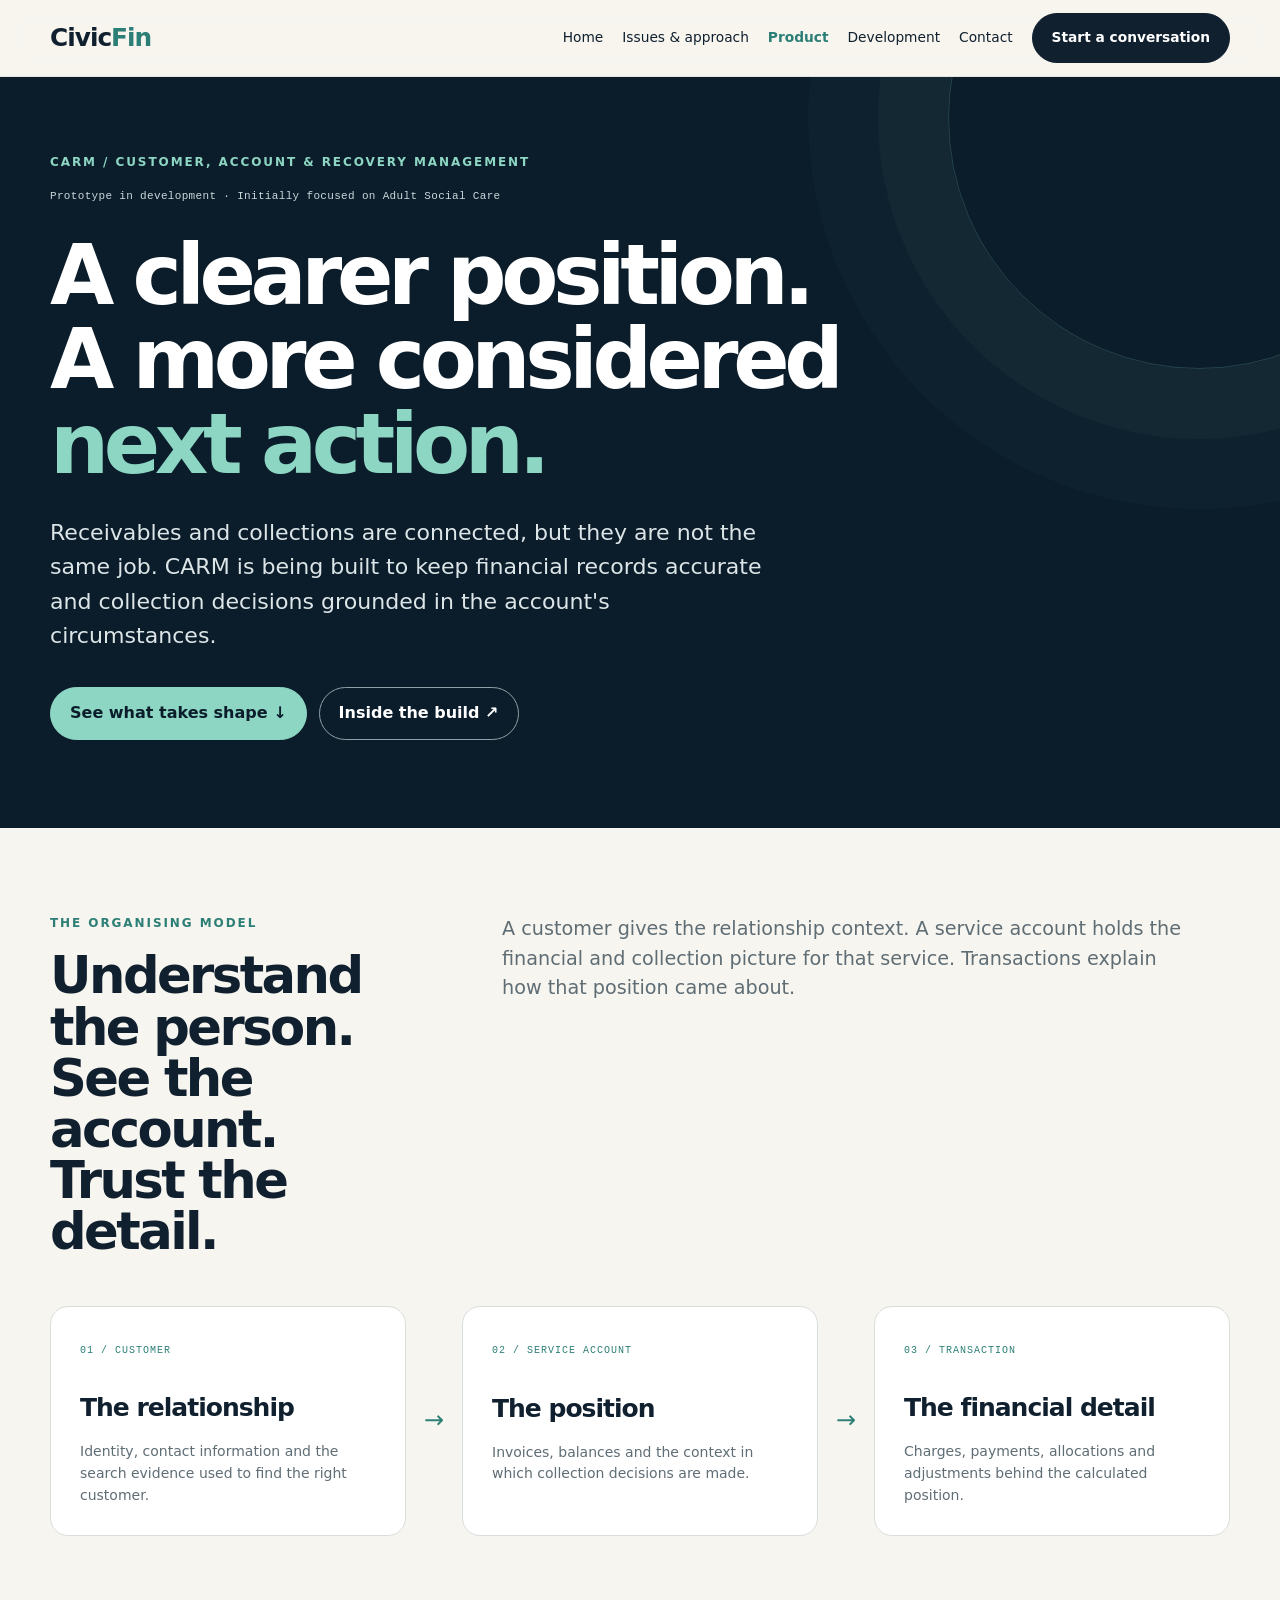
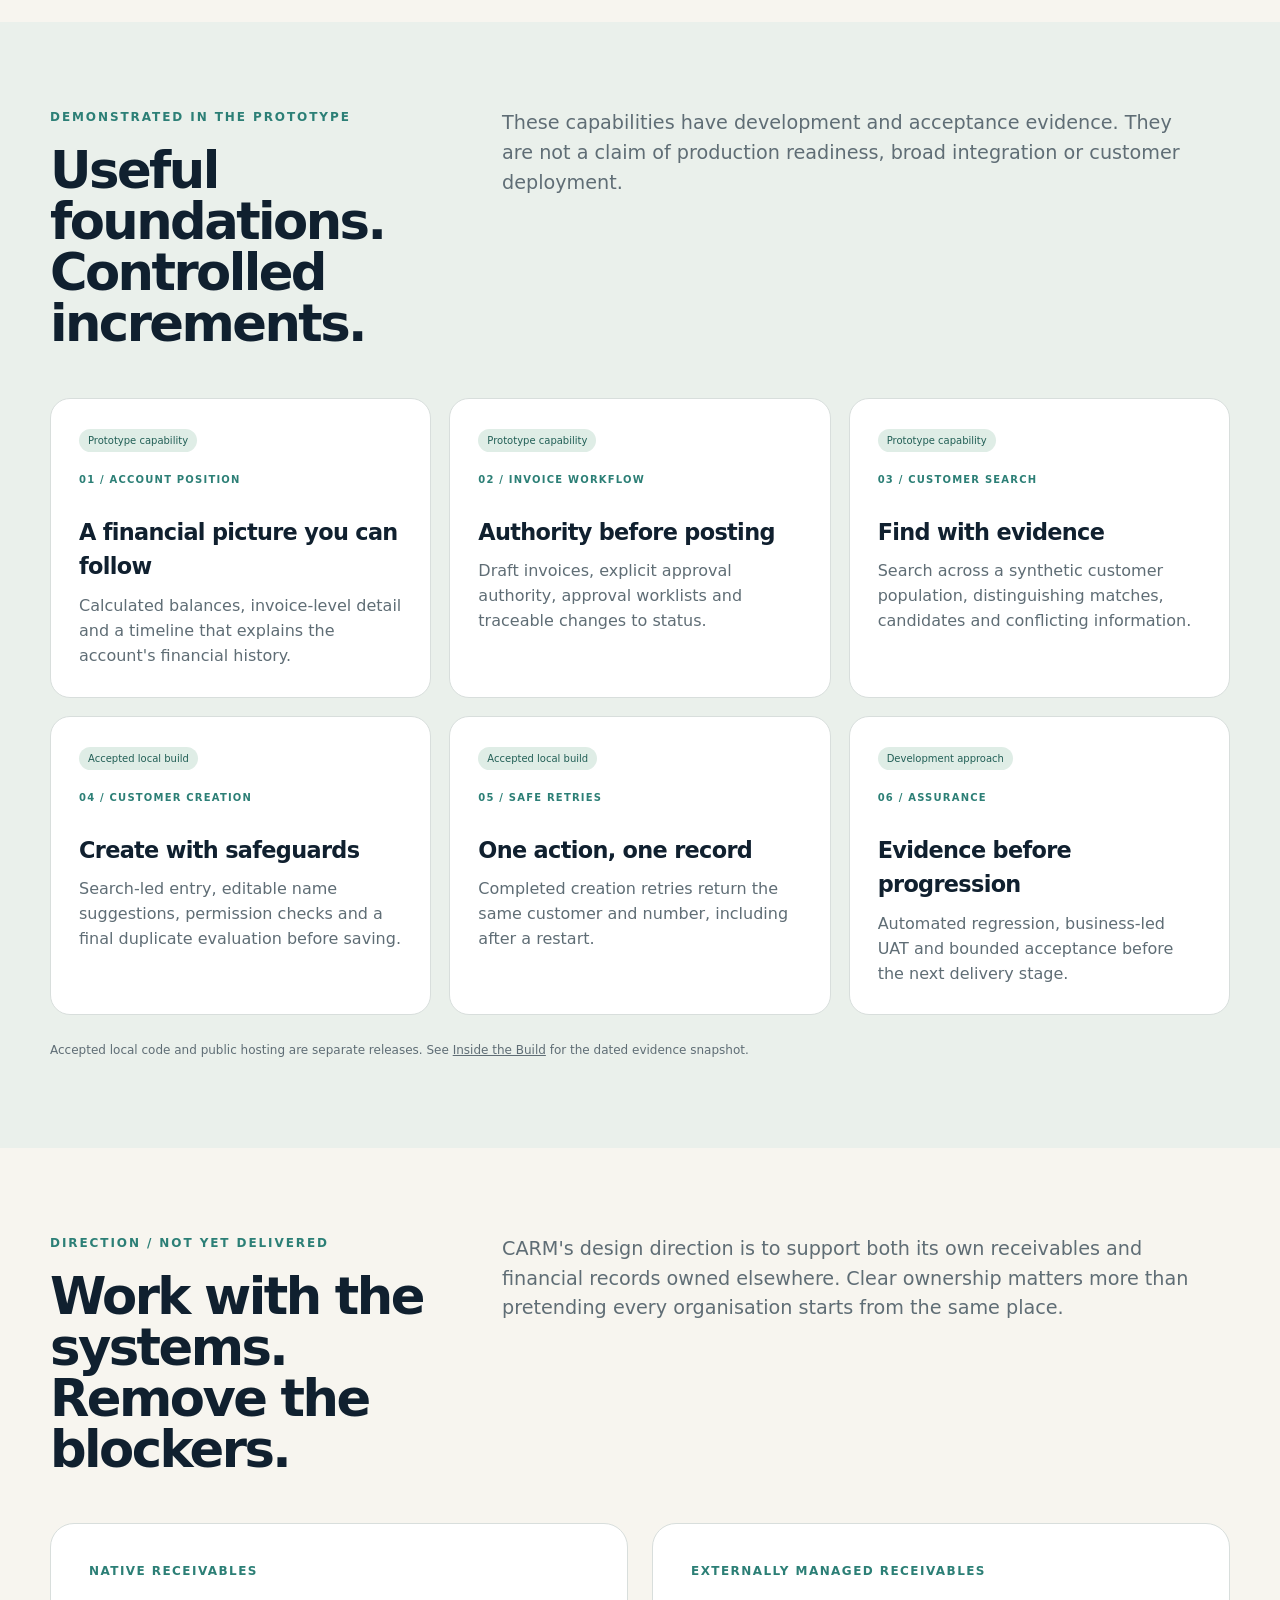
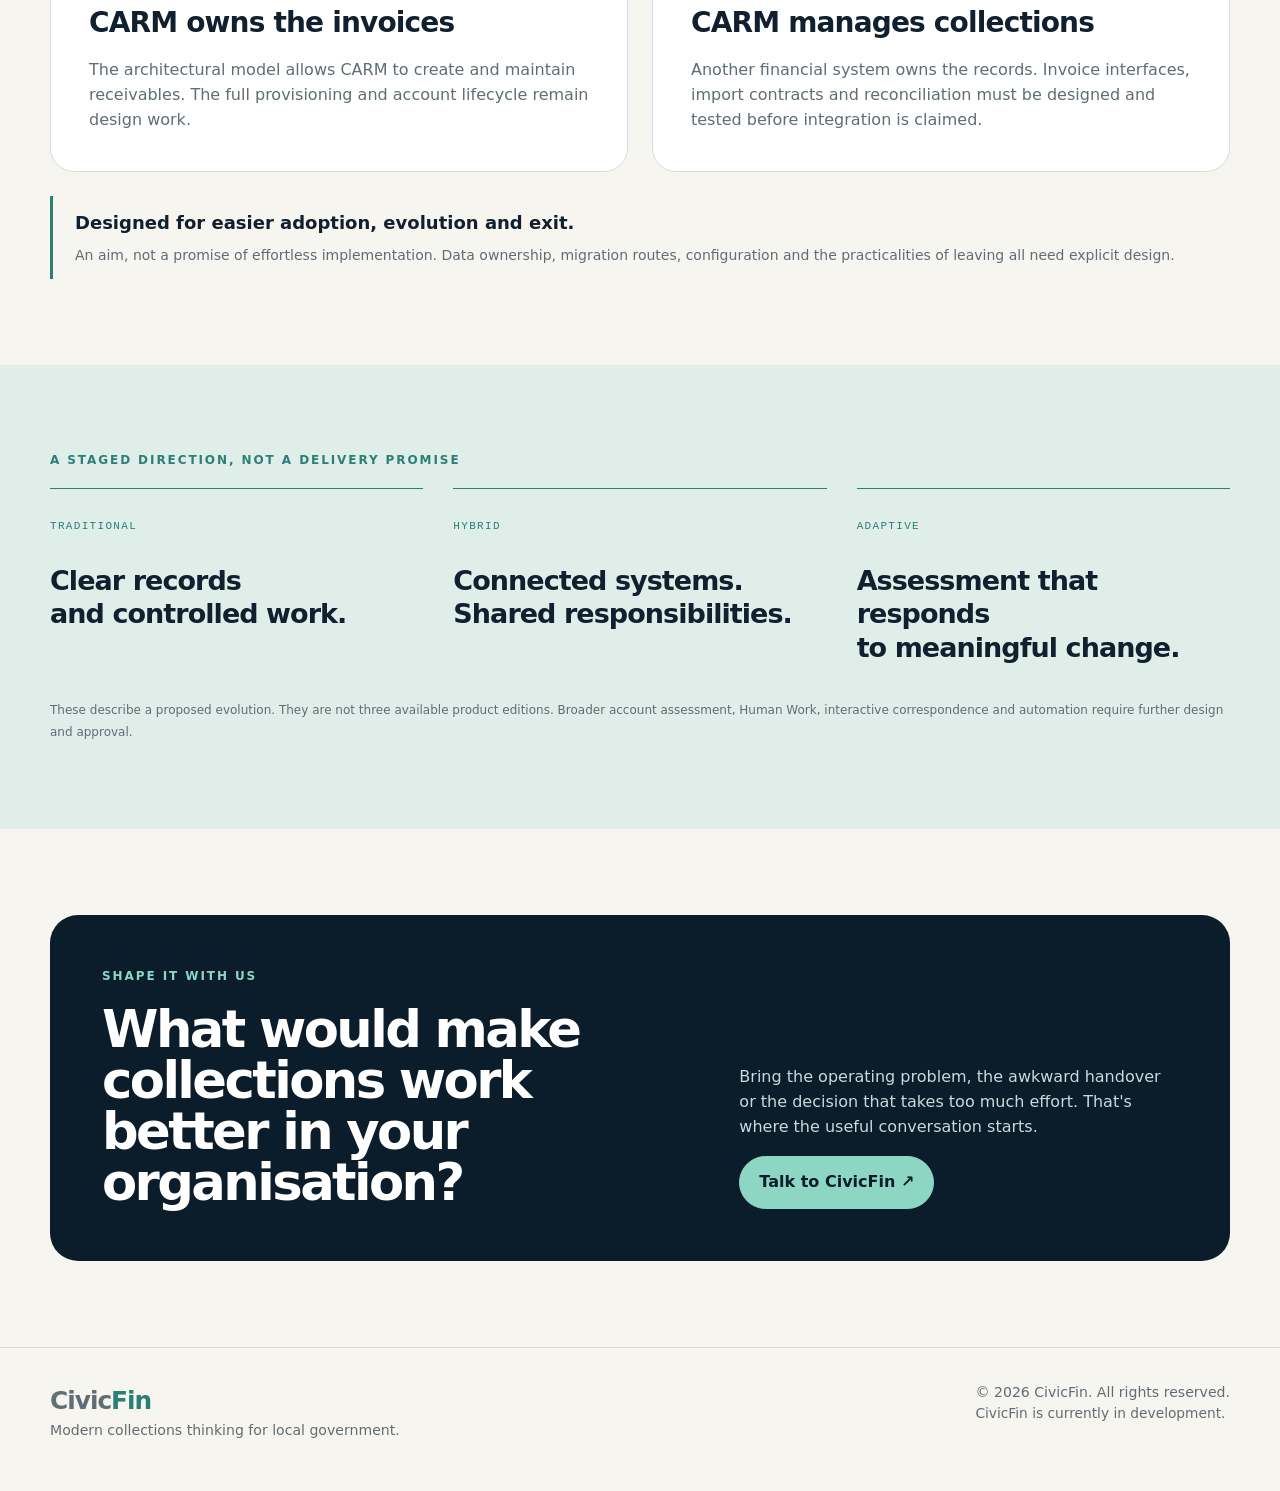
<file: product.html>
<!doctype html><html lang="en"><head><meta charset="utf-8"><meta name="viewport" content="width=device-width,initial-scale=1"><meta name="description" content="CARM: receivables and collections software in development for UK local government. See current prototype capabilities and proposed direction."><title>CARM — CivicFin</title><link rel="stylesheet" href="assets/site.css"><link rel="stylesheet" href="assets/refresh.css"></head><body><header><div class="wrap nav"><a class="brand" href="index.html">Civic<span>Fin</span></a><nav class="links" aria-label="Main navigation" id="site-navigation"><a href="index.html">Home</a><a href="issues.html">Issues & approach</a><a aria-current="page" href="product.html">Product</a><a href="development.html">Development</a><a href="contact.html">Contact</a><a class="button dark" href="contact.html">Start a conversation</a></nav><button class="menu" aria-label="Toggle navigation" aria-controls="site-navigation" aria-expanded="false">☰</button></div></header><main id="main"><section class="hero product-hero"><div class="wrap"><div class="eyebrow">CARM / Customer, account &amp; recovery management</div><div class="product-status">Prototype in development · Initially focused on Adult Social Care</div><h1>A clearer position.<br>A more considered<br><span style="color:var(--mint)">next action.</span></h1><p>Receivables and collections are connected, but they are not the same job. CARM is being built to keep financial records accurate and collection decisions grounded in the account's circumstances.</p><div class="hero-actions"><a class="button mint-button" href="#capabilities">See what takes shape ↓</a><a class="button light" href="development.html">Inside the build ↗</a></div></div></section>
<section><div class="wrap"><div class="section-head"><div><div class="eyebrow">The organising model</div><h2>Understand the person.<br>See the account.<br>Trust the detail.</h2></div><p class="lede">A customer gives the relationship context. A service account holds the financial and collection picture for that service. Transactions explain how that position came about.</p></div><div class="object-model" aria-label="CARM record model"><article><span>01 / CUSTOMER</span><h3>The relationship</h3><p>Identity, contact information and the search evidence used to find the right customer.</p></article><div class="model-arrow" aria-hidden="true">→</div><article><span>02 / SERVICE ACCOUNT</span><h3>The position</h3><p>Invoices, balances and the context in which collection decisions are made.</p></article><div class="model-arrow" aria-hidden="true">→</div><article><span>03 / TRANSACTION</span><h3>The financial detail</h3><p>Charges, payments, allocations and adjustments behind the calculated position.</p></article></div></div></section>
<section class="capability-section" id="capabilities"><div class="wrap"><div class="section-head"><div><div class="eyebrow">Demonstrated in the prototype</div><h2>Useful foundations.<br>Controlled increments.</h2></div><p class="lede">These capabilities have development and acceptance evidence. They are not a claim of production readiness, broad integration or customer deployment.</p></div><div class="grid3"><article class="card"><span class="cap-tag">Prototype capability</span><div class="num">01 / ACCOUNT POSITION</div><h3>A financial picture you can follow</h3><p>Calculated balances, invoice-level detail and a timeline that explains the account's financial history.</p></article><article class="card"><span class="cap-tag">Prototype capability</span><div class="num">02 / INVOICE WORKFLOW</div><h3>Authority before posting</h3><p>Draft invoices, explicit approval authority, approval worklists and traceable changes to status.</p></article><article class="card"><span class="cap-tag">Prototype capability</span><div class="num">03 / CUSTOMER SEARCH</div><h3>Find with evidence</h3><p>Search across a synthetic customer population, distinguishing matches, candidates and conflicting information.</p></article><article class="card"><span class="cap-tag">Accepted local build</span><div class="num">04 / CUSTOMER CREATION</div><h3>Create with safeguards</h3><p>Search-led entry, editable name suggestions, permission checks and a final duplicate evaluation before saving.</p></article><article class="card"><span class="cap-tag">Accepted local build</span><div class="num">05 / SAFE RETRIES</div><h3>One action, one record</h3><p>Completed creation retries return the same customer and number, including after a restart.</p></article><article class="card"><span class="cap-tag">Development approach</span><div class="num">06 / ASSURANCE</div><h3>Evidence before progression</h3><p>Automated regression, business-led UAT and bounded acceptance before the next delivery stage.</p></article></div><p class="section-note">Accepted local code and public hosting are separate releases. See <a href="development.html">Inside the Build</a> for the dated evidence snapshot.</p></div></section>
<section><div class="wrap"><div class="section-head"><div><div class="eyebrow">Direction / Not yet delivered</div><h2>Work with the systems.<br>Remove the blockers.</h2></div><p class="lede">CARM's design direction is to support both its own receivables and financial records owned elsewhere. Clear ownership matters more than pretending every organisation starts from the same place.</p></div><div class="split"><article class="panel"><div class="num">NATIVE RECEIVABLES</div><h3>CARM owns the invoices</h3><p>The architectural model allows CARM to create and maintain receivables. The full provisioning and account lifecycle remain design work.</p></article><article class="panel"><div class="num">EXTERNALLY MANAGED RECEIVABLES</div><h3>CARM manages collections</h3><p>Another financial system owns the records. Invoice interfaces, import contracts and reconciliation must be designed and tested before integration is claimed.</p></article></div><div class="adoption-note"><strong>Designed for easier adoption, evolution and exit.</strong><p>An aim, not a promise of effortless implementation. Data ownership, migration routes, configuration and the practicalities of leaving all need explicit design.</p></div></div></section>
<section class="statement"><div class="wrap"><div class="eyebrow">A staged direction, not a delivery promise</div><div class="maturity"><article><span>TRADITIONAL</span><h3>Clear records<br>and controlled work.</h3></article><article><span>HYBRID</span><h3>Connected systems.<br>Shared responsibilities.</h3></article><article><span>ADAPTIVE</span><h3>Assessment that responds<br>to meaningful change.</h3></article></div><p class="section-note">These describe a proposed evolution. They are not three available product editions. Broader account assessment, Human Work, interactive correspondence and automation require further design and approval.</p></div></section>
<section><div class="wrap"><div class="cta"><div><div class="eyebrow" style="color:var(--mint)">Shape it with us</div><h2>What would make collections work better in your organisation?</h2></div><div><p>Bring the operating problem, the awkward handover or the decision that takes too much effort. That's where the useful conversation starts.</p><a class="button mint-button" href="contact.html">Talk to CivicFin ↗</a></div></div></div></section>
</main><footer><div class="wrap footer"><div><a class="brand" href="index.html">Civic<span>Fin</span></a><br>Modern collections thinking for local government.</div><div>© <span data-year></span> CivicFin. All rights reserved.<br><span class="note">CivicFin is currently in development.</span></div></div></footer><script src="assets/site.js"></script><script src="assets/refresh.js"></script></body></html>
</file>
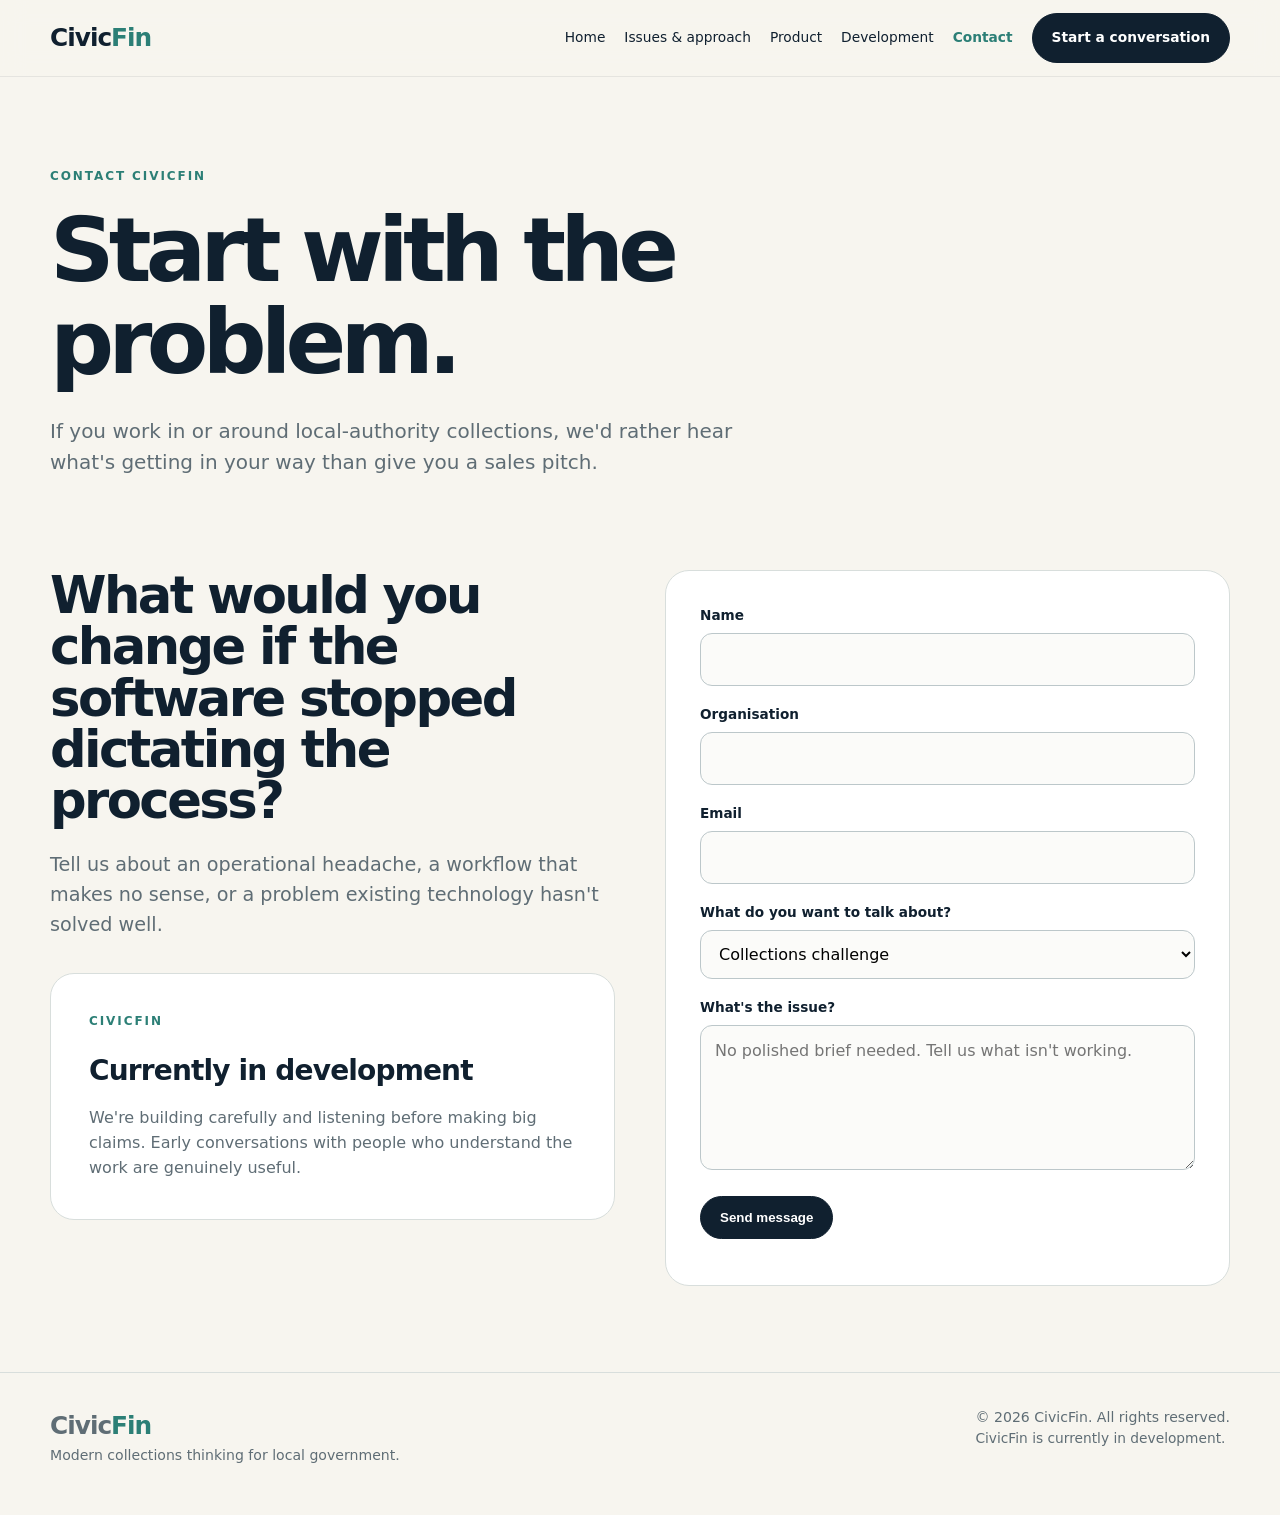
<file: thanks.html>
<!doctype html><html lang="en"><head><meta charset="utf-8"><meta name="viewport" content="width=device-width,initial-scale=1"><meta name="description" content="Thanks for getting in touch with CivicFin."><title>Thank you — CivicFin</title><meta name="robots" content="noindex"><link rel="stylesheet" href="assets/site.css"><meta name="robots" content="noindex,nofollow"><link rel="stylesheet" href="assets/refresh.css"></head><body data-page="thanks"><header><div class="wrap nav"><a class="brand" href="index.html">Civic<span>Fin</span></a><nav class="links" aria-label="Main navigation" id="site-navigation"><a href="index.html">Home</a><a href="issues.html">Issues & approach</a><a href="product.html">Product</a><a href="development.html">Development</a><a href="contact.html">Contact</a><a class="button dark" href="contact.html">Start a conversation</a></nav><button class="menu" aria-label="Toggle navigation" aria-controls="site-navigation" aria-expanded="false">☰</button></div></header><main id="main"><section class="page-hero"><div class="wrap"><div class="eyebrow">Message sent</div><h1>Thanks for getting in touch.</h1><p>Your message has been sent to CivicFin. We'll put the kettle on, then we'll be in touch.</p><p><a class="button dark" href="index.html">Back to home</a></p></div></section></main><footer><div class="wrap footer"><div><a class="brand" href="index.html">Civic<span>Fin</span></a><br>Modern collections thinking for local government.</div><div>© <span data-year></span> CivicFin. All rights reserved.<br><span class="note">CivicFin is currently in development.</span></div></div></footer><script src="assets/site.js"></script><script src="assets/refresh.js"></script></body></html>
</file>
<file: assets/site.css>
:root{--ink:#10202f;--navy:#0b1d2a;--paper:#f7f5ef;--white:#fff;--mint:#8dd6c4;--teal:#2c7f76;--line:#d8dedc;--muted:#5f6d75;--max:1180px}*{box-sizing:border-box}html{scroll-behavior:smooth}body{margin:0;font-family:Inter,system-ui,-apple-system,"Segoe UI",sans-serif;color:var(--ink);background:var(--paper);line-height:1.55}a{color:inherit}.wrap{width:min(var(--max),calc(100% - 40px));margin:auto}header{position:sticky;top:0;z-index:20;background:rgba(247,245,239,.94);backdrop-filter:blur(12px);border-bottom:1px solid #10202f14}.nav{height:76px;display:flex;align-items:center;justify-content:space-between;gap:24px}.brand{text-decoration:none;font-weight:850;letter-spacing:-.04em;font-size:1.55rem}.brand span{color:var(--teal)}.links{display:flex;align-items:center;gap:28px;font-size:.93rem}.links a{text-decoration:none}.links a:hover{color:var(--teal)}.button{display:inline-flex;align-items:center;justify-content:center;border-radius:999px;padding:13px 19px;text-decoration:none;font-weight:750;border:1px solid var(--ink);transition:.2s}.button:hover{transform:translateY(-1px)}.button.dark{background:var(--ink);color:white}.button.light{border-color:#91a0a6;color:white}.menu{display:none;background:none;border:0;font-size:1.5rem}.hero{background:var(--navy);color:white;padding:104px 0 88px;overflow:hidden;position:relative}.hero:after{content:"";position:absolute;width:500px;height:500px;border:1px solid #8dd6c433;border-radius:50%;right:-170px;top:-210px;box-shadow:0 0 0 70px #8dd6c409,0 0 0 140px #8dd6c406}.eyebrow{text-transform:uppercase;letter-spacing:.16em;font-size:.75rem;font-weight:800;color:var(--teal);margin-bottom:18px}.hero .eyebrow{color:var(--mint)}h1{font-size:clamp(3rem,7vw,6.3rem);line-height:.94;letter-spacing:-.065em;max-width:960px;margin:0 0 28px}.hero p{font-size:clamp(1.1rem,2vw,1.38rem);max-width:720px;color:#dce5e8;margin:0 0 34px}.hero-actions{display:flex;gap:12px;flex-wrap:wrap}section{padding:86px 0}.section-head{display:grid;grid-template-columns:.7fr 1.3fr;gap:60px;margin-bottom:48px}h2{font-size:clamp(2.2rem,4vw,4rem);line-height:1;letter-spacing:-.05em;margin:0}.lede{font-size:1.2rem;color:var(--muted);max-width:700px;margin:0}.grid3{display:grid;grid-template-columns:repeat(3,1fr);gap:18px}.card{background:white;border:1px solid var(--line);border-radius:20px;padding:28px;min-height:220px}.num{font-size:.75rem;font-weight:850;color:var(--teal);letter-spacing:.12em}.card h3{font-size:1.4rem;letter-spacing:-.03em;margin:42px 0 10px}.card p,.panel p{color:var(--muted);margin:0}.statement{background:#dfeee9}.statement blockquote{font-size:clamp(2rem,4.5vw,4.6rem);line-height:1.05;letter-spacing:-.055em;margin:0;max-width:1050px;font-weight:760}.split{display:grid;grid-template-columns:1fr 1fr;gap:24px}.panel{border-radius:24px;padding:38px;background:white;border:1px solid var(--line)}.panel.dark{background:var(--navy);color:white;border-color:var(--navy)}.panel h3{font-size:1.75rem;margin:0 0 14px;letter-spacing:-.03em}.panel.dark p{color:#cbd8dc}.cta{background:var(--navy);color:white;border-radius:28px;padding:52px;display:flex;justify-content:space-between;align-items:end;gap:30px}.cta h2{max-width:720px}.cta p{color:#cad8dc;max-width:520px}footer{padding:34px 0 48px;border-top:1px solid var(--line);font-size:.88rem;color:var(--muted)}.footer{display:flex;justify-content:space-between;gap:30px;flex-wrap:wrap}.page-hero{padding:90px 0 62px}.page-hero h1{color:var(--ink);font-size:clamp(3.2rem,7vw,6rem);max-width:1000px}.page-hero p{font-size:1.25rem;max-width:750px;color:var(--muted)}.problem{display:grid;grid-template-columns:60px 1fr 1fr;gap:26px;padding:34px 0;border-top:1px solid var(--line)}.problem:last-child{border-bottom:1px solid var(--line)}.problem .idx{font-weight:850;color:var(--teal)}.problem h3{margin:0;font-size:1.45rem}.problem p{margin:0;color:var(--muted)}.answer{background:white;border-radius:22px;padding:30px;margin-top:18px}.answer strong{color:var(--teal)}.contact-grid{display:grid;grid-template-columns:1fr 1fr;gap:50px}.form{background:white;border:1px solid var(--line);border-radius:24px;padding:34px}label{display:block;font-size:.85rem;font-weight:750;margin:0 0 7px}input,textarea,select{width:100%;border:1px solid #bcc7ca;border-radius:12px;background:#fbfbf9;padding:13px 14px;font:inherit;margin-bottom:18px}textarea{min-height:145px;resize:vertical}.note{font-size:.86rem;color:var(--muted)}.status{margin-top:12px;font-weight:700}@media(max-width:760px){.wrap{width:min(100% - 28px,var(--max))}.links{display:none}.links.open{display:flex;position:absolute;top:76px;left:0;right:0;background:var(--paper);padding:22px;flex-direction:column;align-items:flex-start;border-bottom:1px solid var(--line)}.menu{display:block}.hero{padding:74px 0 66px}.section-head,.grid3,.split,.contact-grid{grid-template-columns:1fr}.section-head{gap:18px}.problem{grid-template-columns:42px 1fr}.problem p,.problem div:last-child{grid-column:2}.cta{padding:34px;align-items:flex-start;flex-direction:column}section{padding:62px 0}}
</file>
<file: assets/refresh.css>
.preview-banner{background:#d5ef83;color:var(--navy);text-align:center;font:10px ui-monospace,monospace;padding:7px 16px;letter-spacing:.04em}.links{gap:19px;font-size:.86rem}.links a[aria-current]{color:var(--teal);font-weight:750}:focus-visible{outline:3px solid var(--teal);outline-offset:5px}.hero .wrap{position:relative;z-index:1}.hero h1{font-size:clamp(3rem,6.5vw,5.8rem);line-height:1.02}.hero:after{pointer-events:none}.product-hero{padding-top:76px}.product-status{font:11px ui-monospace,monospace;color:#cad8dc;letter-spacing:.03em;margin-bottom:32px}.mint-button{background:var(--mint);border-color:var(--mint);color:var(--navy)}.object-model{display:grid;grid-template-columns:1fr 28px 1fr 28px 1fr;align-items:center;gap:14px}.object-model article{padding:29px;border:1px solid var(--line);border-radius:18px;background:white;min-height:230px}.object-model article span{font:10px ui-monospace,monospace;color:var(--teal);letter-spacing:.1em}.object-model h3{font-size:25px;letter-spacing:-.04em;margin:29px 0 13px}.object-model p{font-size:14px;color:var(--muted);margin:0}.model-arrow{font-size:24px;color:var(--teal);text-align:center}.capability-section{background:#eaf0eb}.capability-section .card{min-height:270px}.capability-section .card h3{margin-top:27px}.capability-section .num{font-size:10px}.cap-tag{display:inline-block;font-size:10px;border-radius:20px;padding:4px 9px;background:#dfede6;color:#225f56;margin-bottom:20px}.section-note{font-size:12px;color:var(--muted);line-height:1.8;margin:25px 0 0}.adoption-note{margin-top:24px;border-left:3px solid var(--teal);padding:13px 22px}.adoption-note strong{font-size:18px}.adoption-note p{font-size:14px;color:var(--muted);margin:8px 0 0}.maturity{display:grid;grid-template-columns:repeat(3,1fr);gap:30px}.maturity article{border-top:1px solid var(--teal);padding-top:23px}.maturity span{font:11px ui-monospace,monospace;color:var(--teal);letter-spacing:.12em}.maturity h3{font-size:27px;line-height:1.25;letter-spacing:-.035em;margin-bottom:10px}.panel .num{margin-bottom:20px}.page-hero h1{line-height:1.03}@media(min-width:761px) and (max-width:1000px){.links{gap:11px;font-size:12px}.links .button{padding:11px 14px}.nav{gap:12px}.object-model{gap:8px}.object-model article{padding:20px}.section-head{gap:35px}}@media(max-width:760px){.hero h1{font-size:clamp(40px,10.5vw,65px)}.object-model,.maturity{grid-template-columns:1fr}.object-model article{min-height:0}.model-arrow{transform:rotate(90deg);padding:7px}.object-model h3{margin-top:17px}.product-hero{padding-top:50px}.maturity{gap:15px}.maturity h3{font-size:25px}.capability-section .card{min-height:0}.links.open{gap:18px}.problem{gap:14px}.problem h3{font-size:1.25rem}.cta{padding:28px}.section-head{gap:24px}.panel{padding:28px}}@media(prefers-reduced-motion:reduce){html{scroll-behavior:auto}.button{transition:none}}
</file>
